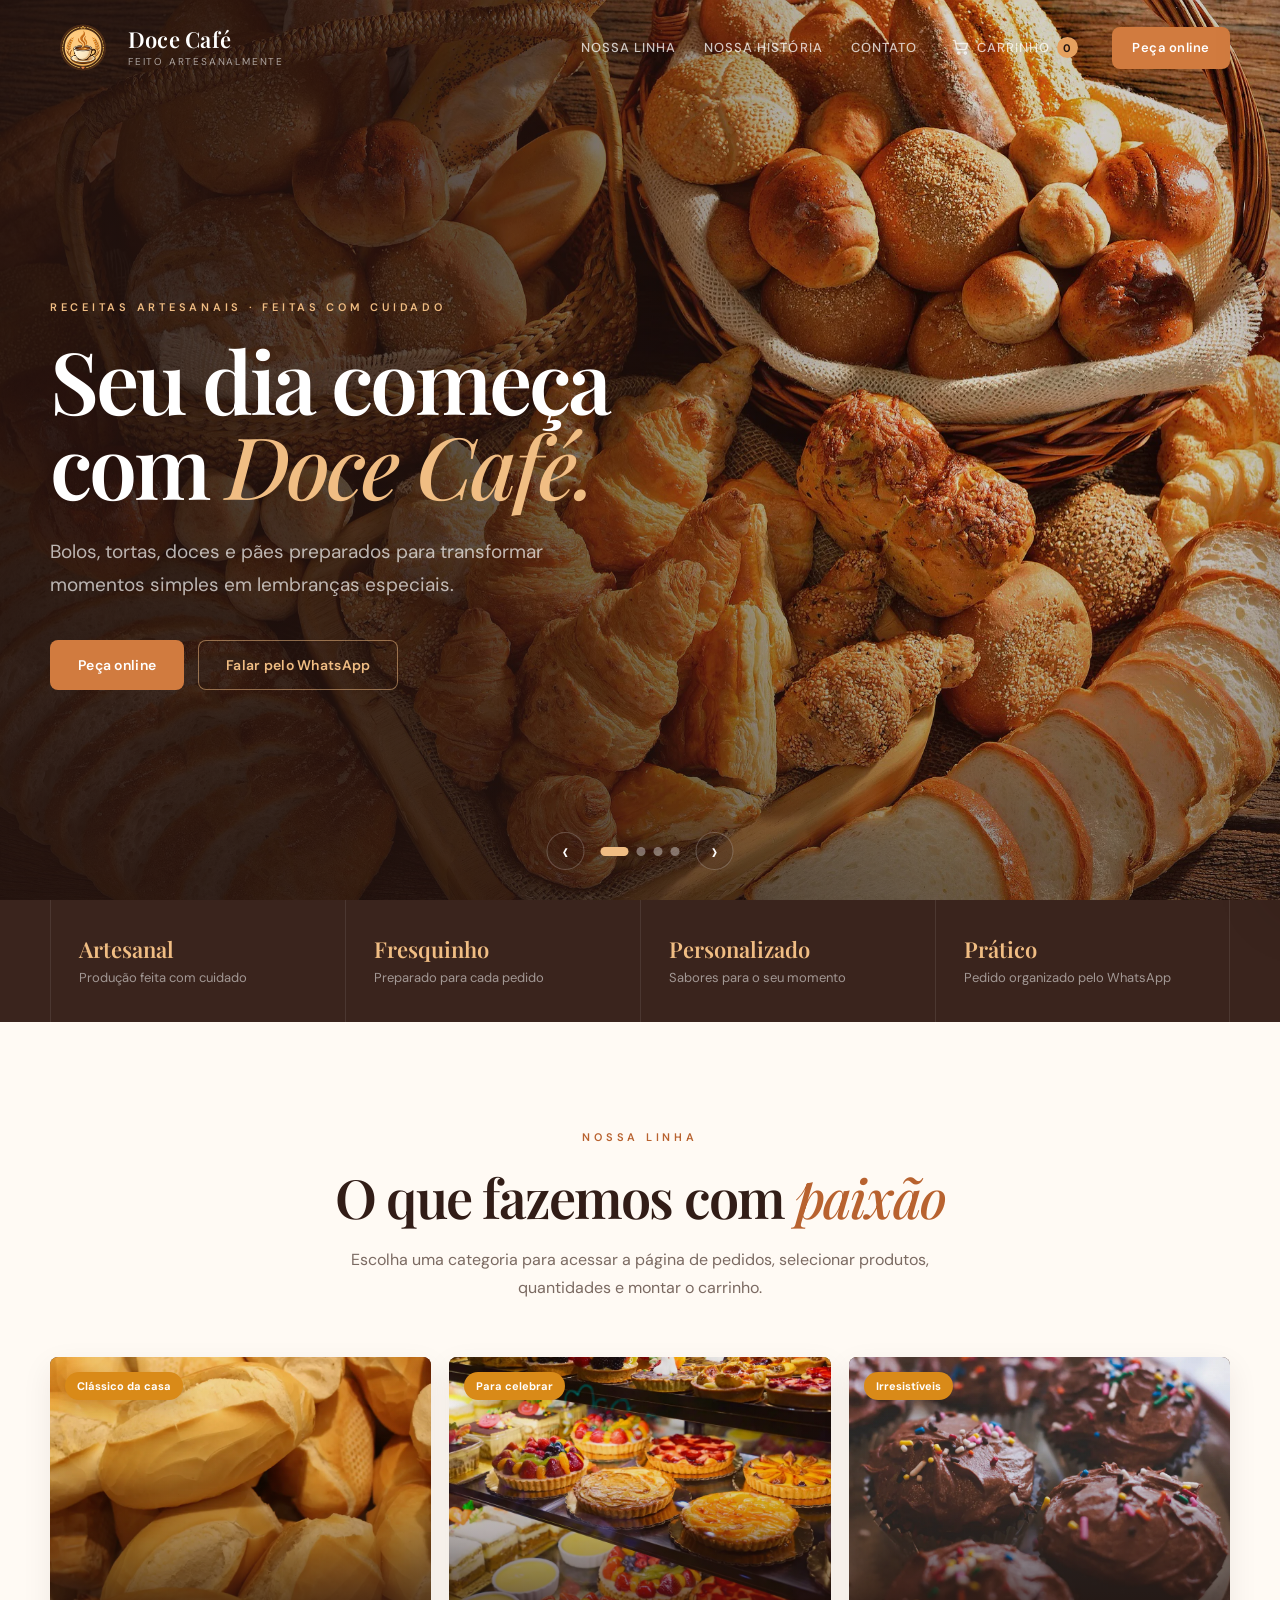
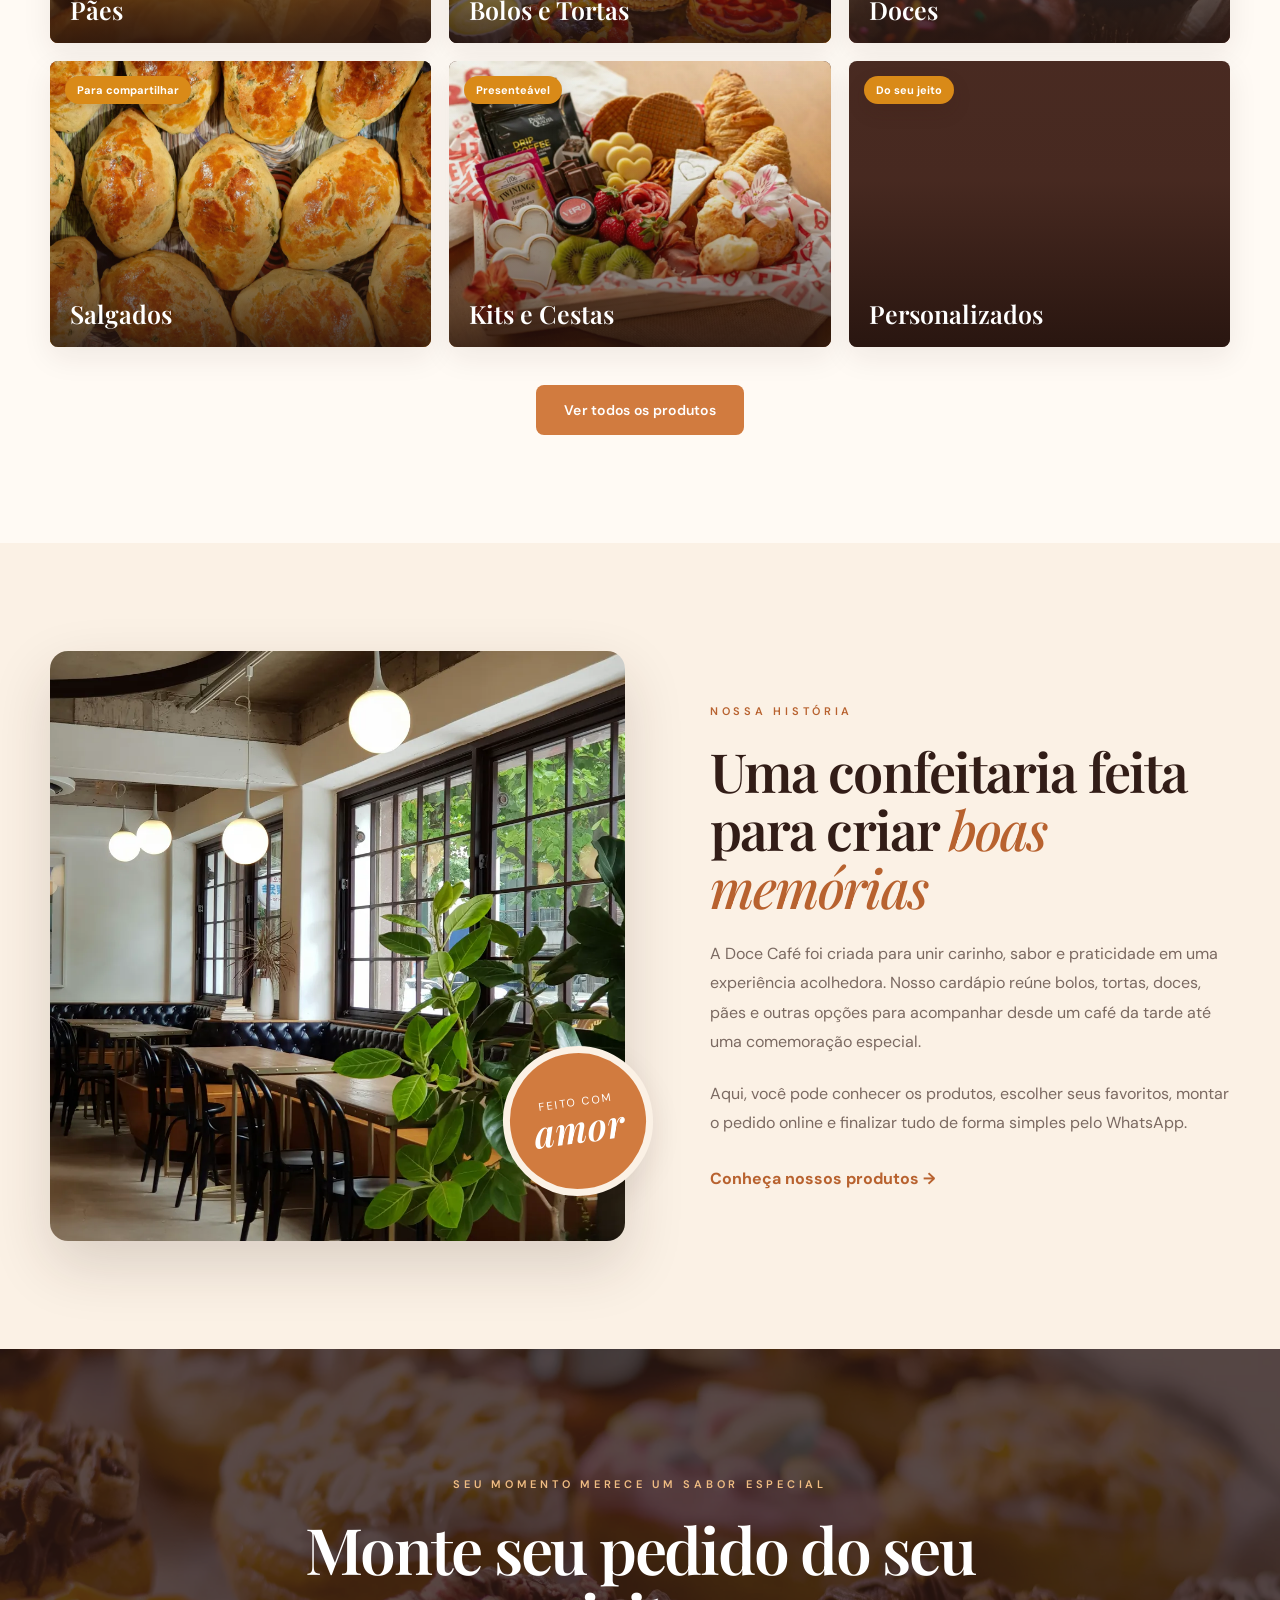
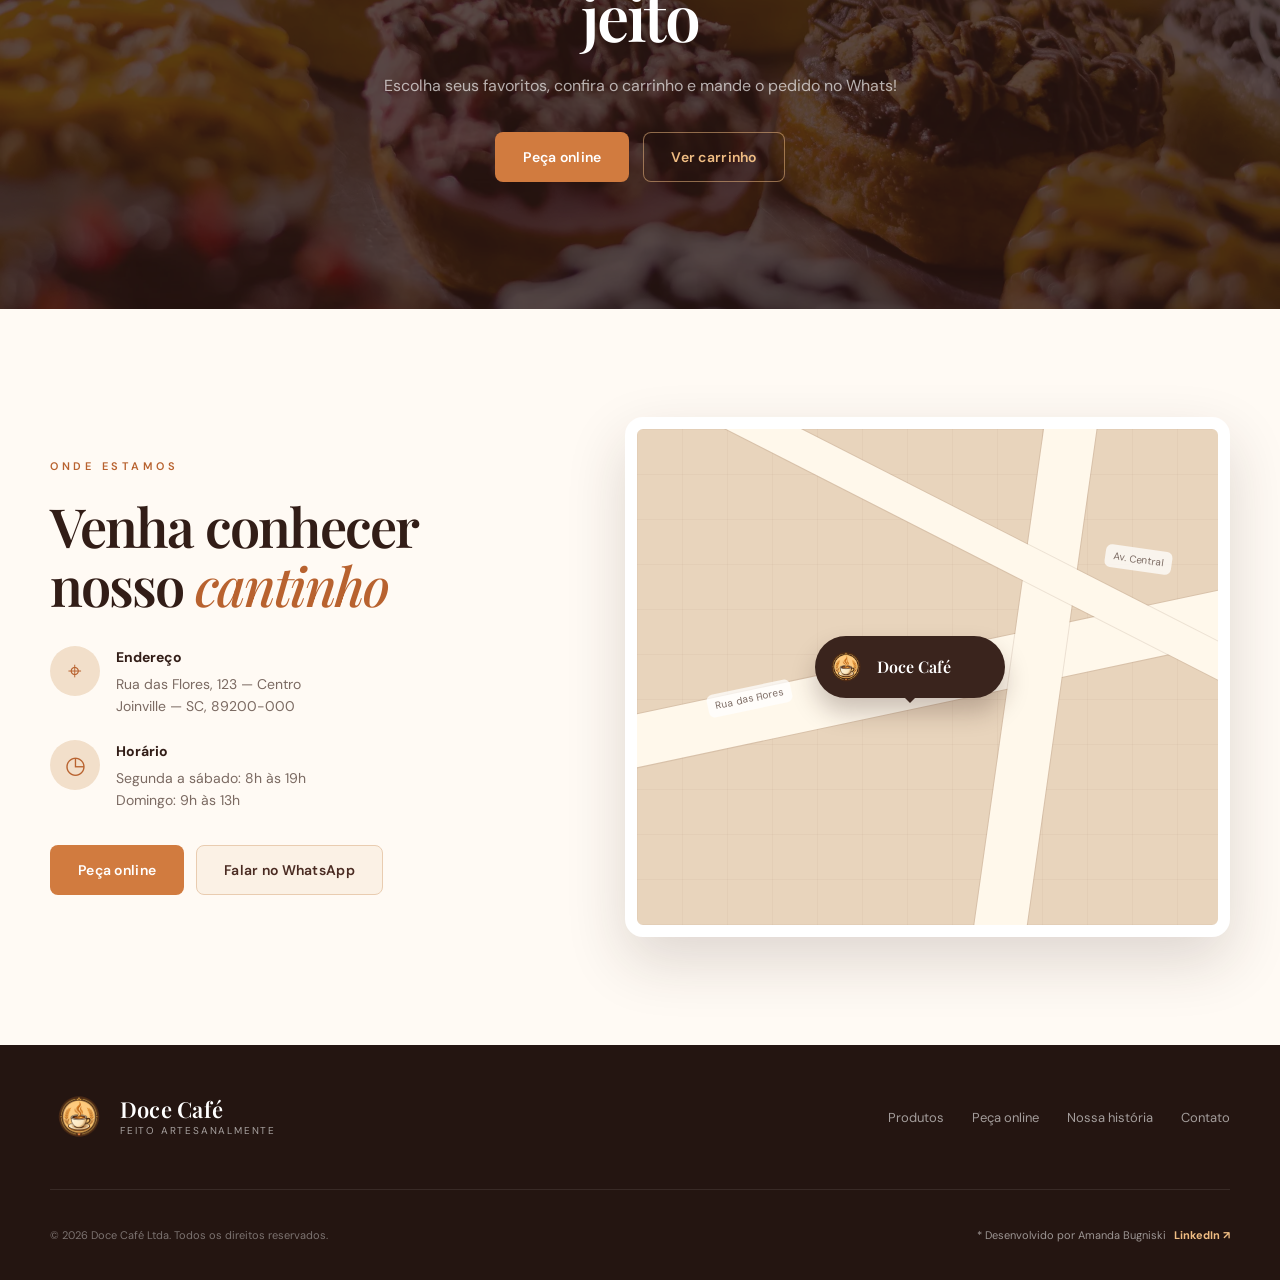
<file: index.html>
<!DOCTYPE html>
<html lang="pt-BR">
<head>
  <meta charset="UTF-8">
  <meta name="viewport" content="width=device-width, initial-scale=1.0">
  <meta name="theme-color" content="#3a241d">
  <meta name="description" content="Confeitaria artesanal com bolos, tortas, doces, pães e encomendas. Monte seu pedido online e envie pelo WhatsApp.">
  <title>Doce Café | Feito com carinho</title>

  <link rel="preconnect" href="https://fonts.googleapis.com">
  <link rel="preconnect" href="https://fonts.gstatic.com" crossorigin>
  <link href="https://fonts.googleapis.com/css2?family=DM+Sans:wght@300;400;500;600;700&family=Playfair+Display:ital,wght@0,500;0,600;0,700;1,500;1,600&display=swap" rel="stylesheet">
  <link rel="icon" href="assets/logo-doce-cafe.png" type="image/png">
  <link rel="preload" as="image" href="assets/images/hero-1.webp" type="image/webp" fetchpriority="high">
  <link rel="stylesheet" href="css/styles.css">
  <script src="js/produtos.js" defer></script>
  <script src="js/script.js" defer></script>
</head>
<body>
  <a class="skip-link" href="#conteudo">Pular para o conteúdo</a>

  <header class="site-header" id="cabecalho">
    <div class="container header-content">
      <a class="brand" href="#inicio" aria-label="Ir para o início">
        <img src="assets/logo-doce-cafe.png" alt="" class="brand-mark" width="256" height="256" decoding="async">
        <span class="brand-copy">
          <strong data-business-name>Doce Café</strong>
          <small>feito artesanalmente</small>
        </span>
      </a>

      <nav class="desktop-nav" aria-label="Navegação principal">
        <a href="#produtos">Nossa linha</a>
        <a href="#sobre">Nossa história</a>
        <a href="#contato">Contato</a>
        <button class="cart-link" type="button" data-open-cart aria-label="Abrir carrinho">
          <svg aria-hidden="true" viewBox="0 0 24 24"><path d="M3 3h2l2.3 10.1a2 2 0 0 0 2 1.6h7.8a2 2 0 0 0 1.9-1.4L21 7H7"/><circle cx="10" cy="19" r="1.4"/><circle cx="18" cy="19" r="1.4"/></svg>
          Carrinho
          <span class="cart-count" data-cart-count>0</span>
        </button>
        <a class="nav-cta" href="loja.html">Peça online</a>
      </nav>

      <button class="mobile-menu-button" type="button" aria-expanded="false" aria-controls="mobile-menu" aria-label="Abrir menu">
        <span></span><span></span><span></span>
      </button>
    </div>

    <nav class="mobile-nav" id="mobile-menu" aria-label="Navegação para celular">
      <a href="#produtos">Nossa linha</a>
      <a href="#sobre">Nossa história</a>
      <a href="#contato">Contato</a>
      <button type="button" data-open-cart>Carrinho <span class="cart-count" data-cart-count>0</span></button>
      <a class="nav-cta" href="loja.html">Peça online</a>
    </nav>
  </header>

  <main id="conteudo">
    <section class="hero" id="inicio" aria-roledescription="carrossel" aria-label="Destaques da confeitaria">
      <div class="hero-slides">
        <article class="hero-slide is-active" data-slide aria-hidden="false">
          <img src="assets/images/hero-1.webp" alt="Pães e produtos artesanais" width="1920" height="1312" decoding="async" fetchpriority="high">
        </article>
        <article class="hero-slide" data-slide aria-hidden="true">
          <img src="assets/images/hero-2.webp" alt="Bolo de chocolate" width="1920" height="1540" decoding="async" fetchpriority="low">
        </article>
        <article class="hero-slide" data-slide aria-hidden="true">
          <img src="assets/images/hero-3.webp" alt="Cafés e bolinho" width="1920" height="1280" decoding="async" fetchpriority="low">
        </article>
        <article class="hero-slide" data-slide aria-hidden="true">
          <img src="assets/images/hero-4.webp" alt="Docinhos, brigadeiro" width="1920" height="1280" decoding="async" fetchpriority="low">
        </article>
        <div class="hero-overlay"></div>
      </div>

      <div class="container hero-content">
        <p class="eyebrow">Receitas artesanais · feitas com cuidado</p>
        <h1>Seu dia começa<br>com <em>Doce Café.</em></h1>
        <p class="hero-text">Bolos, tortas, doces e pães preparados para transformar momentos simples em lembranças especiais.</p>
        <div class="hero-actions">
          <a class="button button-primary" href="loja.html">Peça online</a>
          <a class="button button-outline" href="#" data-whatsapp data-message="Olá! Gostaria de conversar sobre um pedido na confeitaria.">Falar pelo WhatsApp</a>
        </div>
      </div>

      <div class="carousel-controls" aria-label="Controles do carrossel">
        <button class="carousel-arrow" type="button" data-prev-slide aria-label="Imagem anterior">‹</button>
        <div class="carousel-dots" role="tablist" aria-label="Selecionar imagem">
          <button class="carousel-dot is-active" type="button" data-slide-to="0" aria-label="Mostrar imagem 1" aria-selected="true"></button>
          <button class="carousel-dot" type="button" data-slide-to="1" aria-label="Mostrar imagem 2" aria-selected="false"></button>
          <button class="carousel-dot" type="button" data-slide-to="2" aria-label="Mostrar imagem 3" aria-selected="false"></button>
          <button class="carousel-dot" type="button" data-slide-to="3" aria-label="Mostrar imagem 4" aria-selected="false"></button>
        </div>
        <button class="carousel-arrow" type="button" data-next-slide aria-label="Próxima imagem">›</button>
      </div>
    </section>

    <section class="trust-strip" aria-label="Diferenciais">
      <div class="container trust-grid">
        <div><strong>Artesanal</strong><span>Produção feita com cuidado</span></div>
        <div><strong>Fresquinho</strong><span>Preparado para cada pedido</span></div>
        <div><strong>Personalizado</strong><span>Sabores para o seu momento</span></div>
        <div><strong>Prático</strong><span>Pedido organizado pelo WhatsApp</span></div>
      </div>
    </section>

    <section class="section products-section" id="produtos">
      <div class="container">
        <div class="section-heading reveal">
          <p class="eyebrow eyebrow-dark">Nossa linha</p>
          <h2>O que fazemos com <em>paixão</em></h2>
          <p>Escolha uma categoria para acessar a página de pedidos, selecionar produtos, quantidades e montar o carrinho.</p>
        </div>

        <div class="category-grid">
          <a class="category-card reveal" href="loja.html?categoria=paes" aria-label="Ver produtos da categoria Pães">
            <img src="assets/categoria/paes.webp" alt="Pães artesanais" width="1200" height="800" decoding="async" loading="lazy">
            <div class="category-shade"></div>
            <span class="category-badge">Clássico da casa</span>
            <div class="category-copy"><h3>Pães</h3><span>Ver produtos →</span></div>
          </a>

          <a class="category-card reveal" href="loja.html?categoria=bolos" aria-label="Ver bolos e tortas">
            <img src="assets/categoria/bolos-tortas.webp" alt="Bolos e tortas" width="1200" height="800" decoding="async" loading="lazy">
            <div class="category-shade"></div>
            <span class="category-badge">Para celebrar</span>
            <div class="category-copy"><h3>Bolos e Tortas</h3><span>Ver produtos →</span></div>
          </a>

          <a class="category-card reveal" href="loja.html?categoria=doces" aria-label="Ver doces">
            <img src="assets/categoria/doces.webp" alt="Doces" width="1200" height="830" decoding="async" loading="lazy">
            <div class="category-shade"></div>
            <span class="category-badge">Irresistíveis</span>
            <div class="category-copy"><h3>Doces</h3><span>Ver produtos →</span></div>
          </a>

          <a class="category-card reveal" href="loja.html?categoria=salgados" aria-label="Ver salgados">
            <img src="assets/categoria/salgados.webp" alt="Salgados" width="1200" height="802" decoding="async" loading="lazy">
            <div class="category-shade"></div>
            <span class="category-badge">Para compartilhar</span>
            <div class="category-copy"><h3>Salgados</h3><span>Ver produtos →</span></div>
          </a>

          <a class="category-card reveal" href="loja.html?categoria=kits" aria-label="Ver kits e cestas">
            <img src="assets/categoria/kits-cestas.webp" alt="Kits e cestas" width="1200" height="800" decoding="async" loading="lazy">
            <div class="category-shade"></div>
            <span class="category-badge">Presenteável</span>
            <div class="category-copy"><h3>Kits e Cestas</h3><span>Ver produtos →</span></div>
          </a>

          <a class="category-card reveal" href="#" data-whatsapp data-message="Olá! Gostaria de solicitar um orçamento para uma encomenda personalizada.">
            <img src="assets/categoria/personalizados.webp" alt="Encomenda personalizada" width="1200" height="800" decoding="async" loading="lazy">
            <div class="category-shade"></div>
            <span class="category-badge">Do seu jeito</span>
            <div class="category-copy"><h3>Personalizados</h3><span>Solicitar orçamento →</span></div>
          </a>
        </div>

        <div class="products-cta reveal">
          <a class="button button-primary" href="loja.html">Ver todos os produtos</a>
        </div>
      </div>
    </section>

    <section class="section story-section" id="sobre">
      <div class="container story-grid">
        <div class="story-image reveal-left">
          <img src="assets/images/doce-cafe-2.webp" alt="Ambiente acolhedor da confeitaria" width="1050" height="1400" decoding="async" loading="lazy">
          <div class="story-stamp"><span>feito com</span><strong>amor</strong></div>
        </div>
        <div class="story-copy reveal-right">
          <p class="eyebrow eyebrow-dark">Nossa história</p>
          <h2>Uma confeitaria feita para criar <em>boas memórias</em></h2>
          <p>A Doce Café foi criada para unir carinho, sabor e praticidade em uma experiência acolhedora.
            Nosso cardápio reúne bolos, tortas, doces, pães e outras opções para acompanhar desde um café da tarde até uma comemoração especial.</p>
          <p>Aqui, você pode conhecer os produtos, escolher seus favoritos, montar o pedido online e finalizar tudo de forma simples pelo WhatsApp.</p>
          <a class="text-link" href="loja.html">Conheça nossos produtos →</a>
        </div>
      </div>
    </section>

    <section class="order-banner">
      <div class="order-banner-bg"><img src="assets/images/pedido.webp" alt="" width="1920" height="1272" decoding="async" loading="lazy"></div>
      <div class="container order-banner-content reveal">
        <p class="eyebrow">Seu momento merece um sabor especial</p>
        <h2>Monte seu pedido do seu jeito</h2>
        <p>Escolha seus favoritos, confira o carrinho e mande o pedido no Whats!</p>
        <div class="hero-actions centered-actions">
          <a class="button button-primary" href="loja.html">Peça online</a>
          <button class="button button-outline" type="button" data-open-cart>Ver carrinho</button>
        </div>
      </div>
    </section>

    <section class="section contact-section" id="contato">
      <div class="container contact-grid">
        <div class="contact-copy reveal-left">
          <p class="eyebrow eyebrow-dark">Onde estamos</p>
          <h2>Venha conhecer nosso <em>cantinho</em></h2>
          <p class="contact-intro"></p>

          <div class="contact-list">
            <div class="contact-item">
              <span class="contact-icon" aria-hidden="true">⌖</span>
              <div><strong>Endereço</strong><p>Rua das Flores, 123 — Centro<br>Joinville — SC, 89200-000</p></div>
            </div>
            <div class="contact-item">
              <span class="contact-icon" aria-hidden="true">◷</span>
              <div><strong>Horário</strong><p>Segunda a sábado: 8h às 19h<br>Domingo: 9h às 13h</p></div>
            </div>
          </div>

          <div class="contact-actions">
            <a class="button button-primary" href="loja.html">Peça online</a>
            <a class="button button-secondary" href="#" data-whatsapp data-message="Olá! Gostaria de falar com a confeitaria sobre um pedido.">Falar no WhatsApp</a>
          </div>
        </div>

        <div class="map-card reveal-right" aria-label="Representação ilustrativa da localização">
          <div class="map-grid-lines"></div>
          <div class="map-road road-one"></div>
          <div class="map-road road-two"></div>
          <div class="map-road road-three"></div>
          <div class="map-pin">
            <img src="assets/logo-doce-cafe.png" alt="" width="256" height="256" decoding="async">
            <span data-business-name>Doce Café</span>
          </div>
          <span class="map-label label-one">Rua das Flores</span>
          <span class="map-label label-two">Av. Central</span>
        </div>
      </div>
    </section>
  </main>

  <footer class="site-footer">
    <div class="container footer-top">
      <a class="brand brand-footer" href="#inicio">
        <img src="assets/logo-doce-cafe.png" alt="" class="brand-mark" width="256" height="256" decoding="async">
        <span class="brand-copy"><strong data-business-name>Doce Café</strong><small>feito artesanalmente</small></span>
      </a>
      <div class="footer-links">
        <a href="#produtos">Produtos</a>
        <a href="loja.html">Peça online</a>
        <a href="#sobre">Nossa história</a>
        <a href="#contato">Contato</a>
      </div>
    </div>
    <div class="container footer-bottom">
      <p>© 2026 <span data-business-name>Doce Café</span> Ltda. Todos os direitos reservados.</p>
      <a
              class="developer-link"
              href="https://www.linkedin.com/in/amanda-bugniski/"
              target="_blank"
              rel="noopener noreferrer"
              aria-label="Ver perfil de Amanda Bugniski no LinkedIn"
      >
        * Desenvolvido por Amanda Bugniski
        <span>LinkedIn ↗</span>
      </a>
    </div>
  </footer>

  <button class="floating-cart" type="button" data-open-cart aria-label="Abrir carrinho">
    <svg aria-hidden="true" viewBox="0 0 24 24"><path d="M3 3h2l2.3 10.1a2 2 0 0 0 2 1.6h7.8a2 2 0 0 0 1.9-1.4L21 7H7"/><circle cx="10" cy="19" r="1.4"/><circle cx="18" cy="19" r="1.4"/></svg>
    <span data-cart-count>0</span>
  </button>

  <div class="cart-backdrop" data-cart-backdrop></div>
  <aside class="cart-drawer" data-cart-drawer aria-hidden="true" aria-labelledby="cart-title">
    <div class="cart-header">
      <div><p class="eyebrow eyebrow-dark">Seu pedido</p><h2 id="cart-title">Carrinho</h2></div>
      <button class="cart-close" type="button" data-close-cart aria-label="Fechar carrinho">×</button>
    </div>

    <div class="cart-items" data-cart-items></div>

    <div class="cart-footer">
      <div class="order-fields">
        <label>Seu nome<input type="text" data-customer-name placeholder="Como podemos chamar você?"></label>
        <div class="order-fields-row">
          <label>Recebimento<select data-fulfillment><option>Retirada na loja</option><option>Entrega</option></select></label>
          <label>Data desejada<input type="date" data-desired-date></label>
        </div>
        <label>Observações<textarea data-order-notes rows="2" placeholder="Sabores, horário ou outro detalhe"></textarea></label>
      </div>
      <div class="cart-total"><span>Total estimado</span><strong data-cart-total>R$ 0,00</strong></div>
      <p class="cart-note">A confeitaria confirmará disponibilidade, prazo de produção, entrega e valor final pelo WhatsApp.</p>
      <button class="button button-primary cart-checkout" type="button" data-checkout disabled>Enviar pedido pelo WhatsApp</button>
      <button class="clear-cart" type="button" data-clear-cart>Esvaziar carrinho</button>
    </div>
  </aside>

  <div class="toast" role="status" aria-live="polite" data-toast></div>
</body>
</html>
</file>
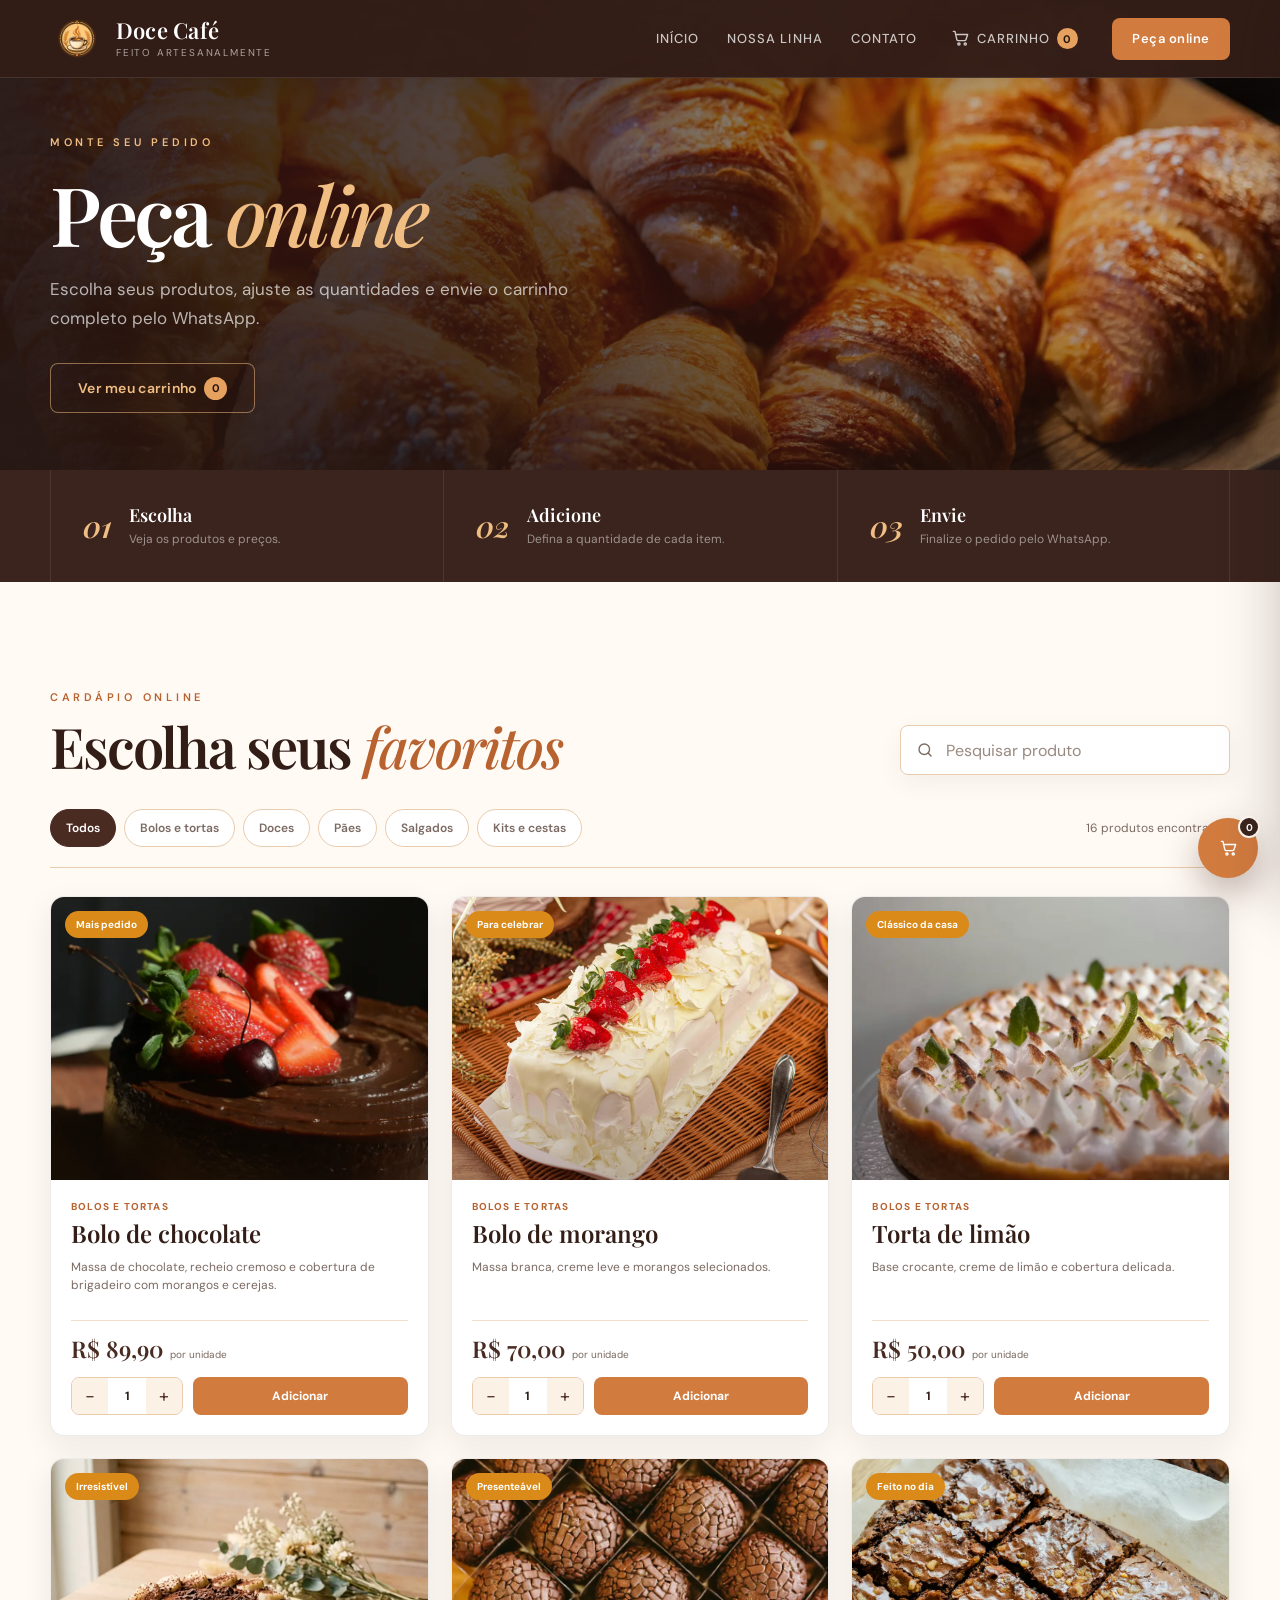
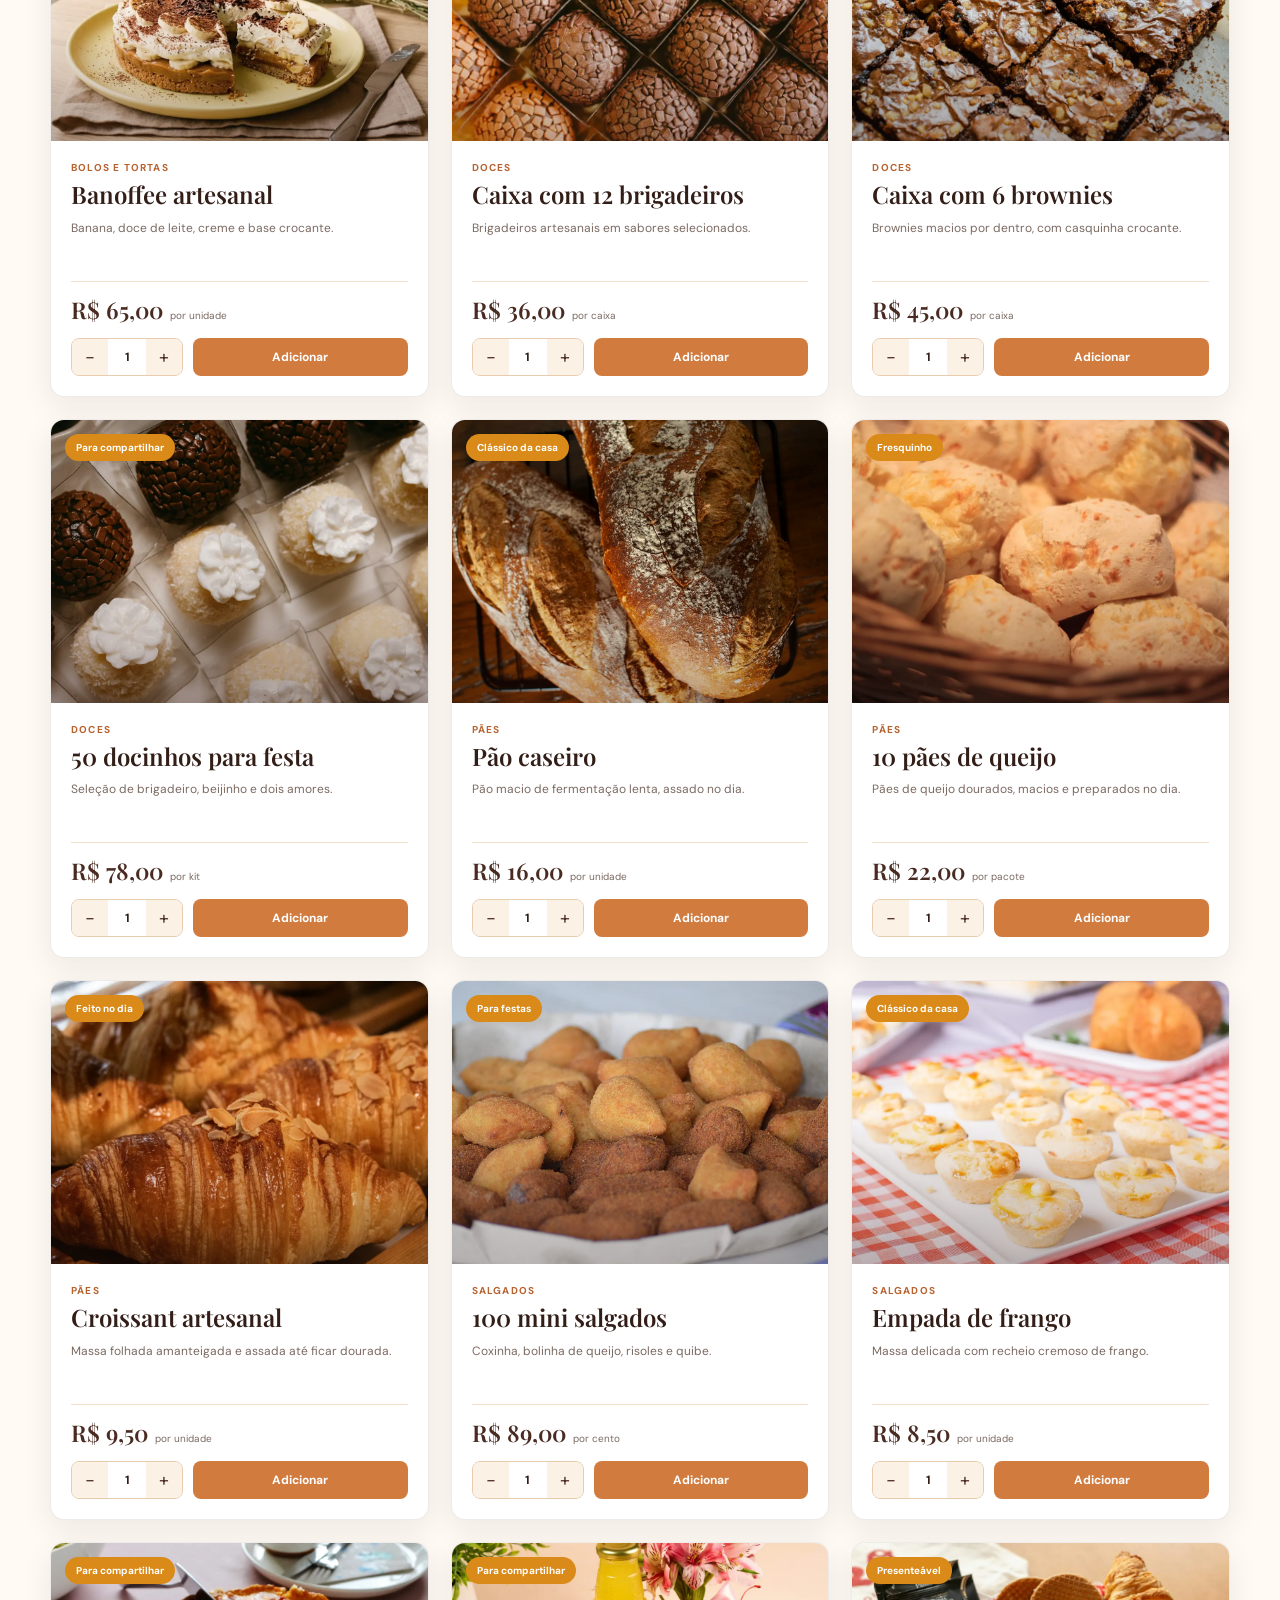
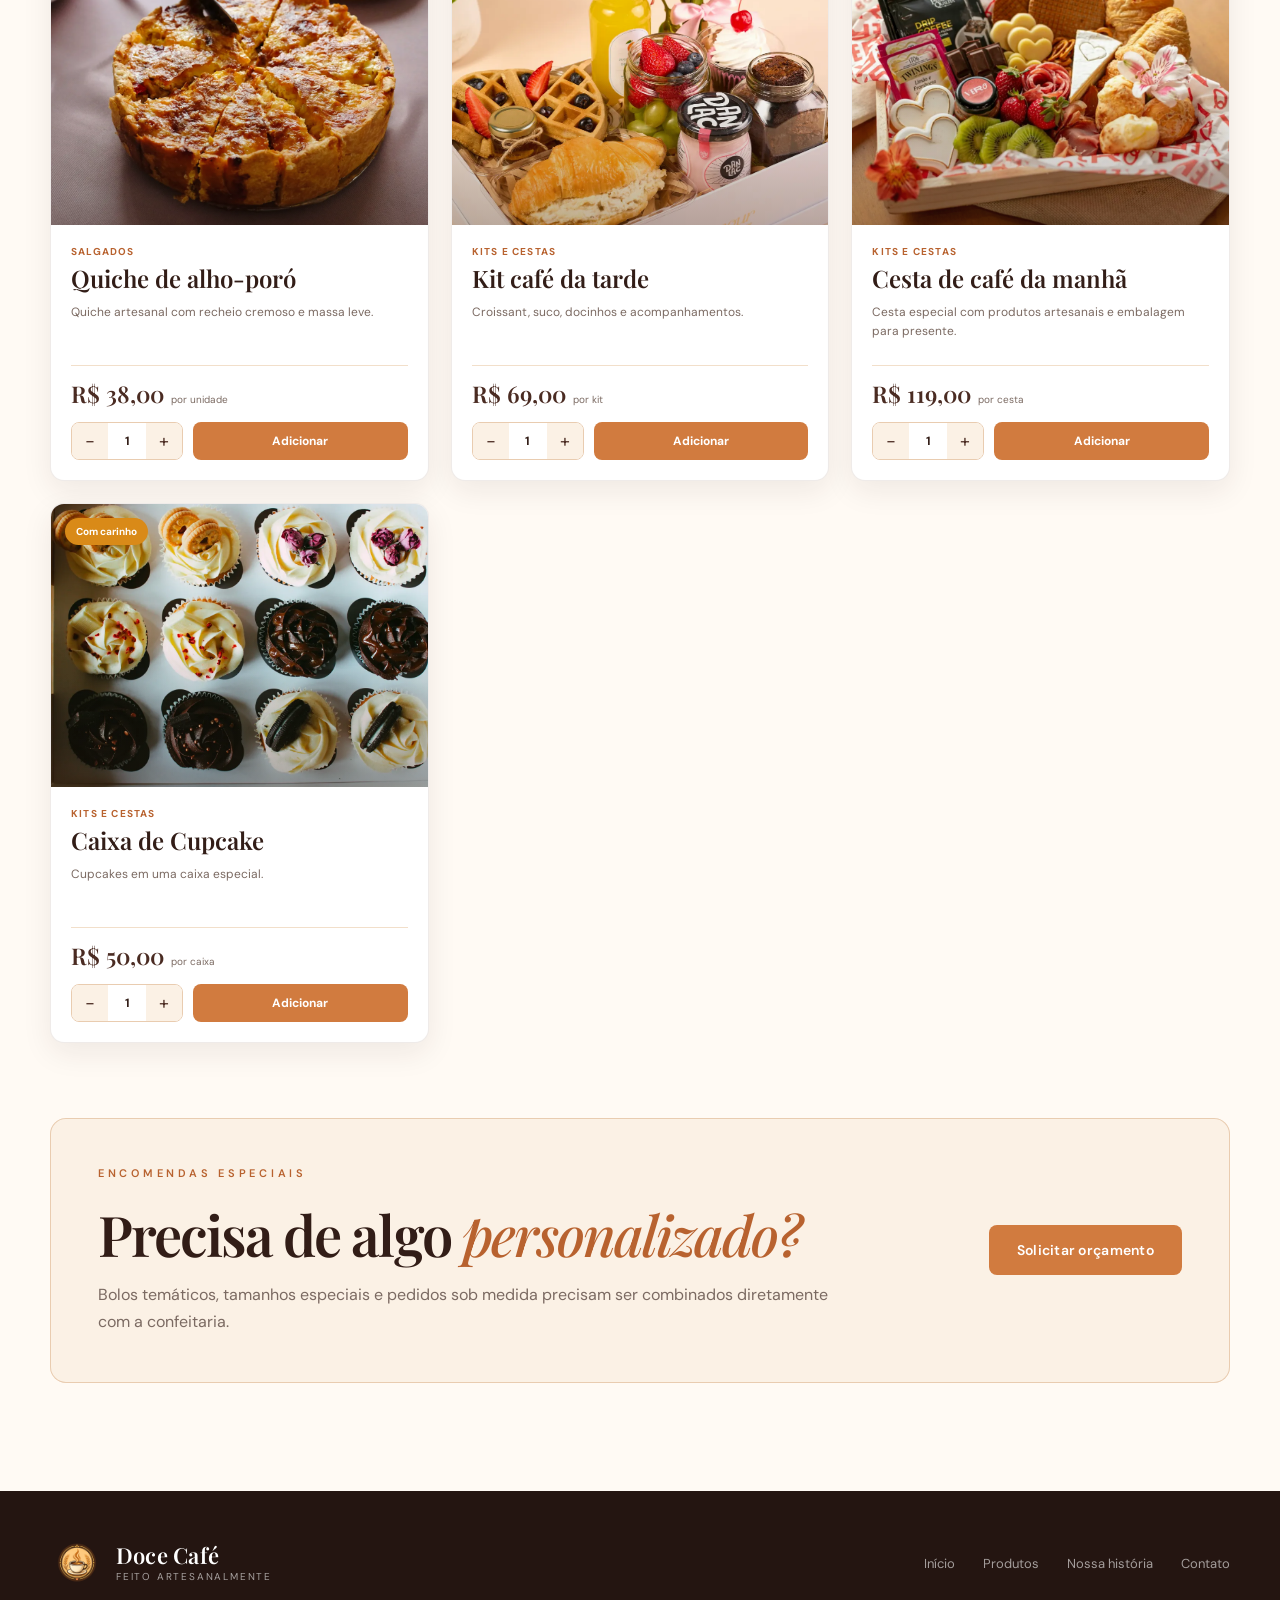
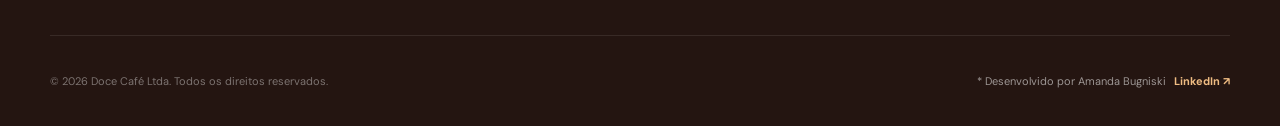
<file: loja.html>
<!DOCTYPE html>
<html lang="pt-BR">
<head>
  <meta charset="UTF-8">
  <meta name="viewport" content="width=device-width, initial-scale=1.0">
  <meta name="theme-color" content="#3a241d">
  <meta name="description" content="Escolha produtos da confeitaria, informe quantidades, monte o carrinho e envie o pedido pelo WhatsApp.">
  <title>Peça online | Sua Confeitaria</title>

  <link rel="preconnect" href="https://fonts.googleapis.com">
  <link rel="preconnect" href="https://fonts.gstatic.com" crossorigin>
  <link href="https://fonts.googleapis.com/css2?family=DM+Sans:wght@300;400;500;600;700&family=Playfair+Display:ital,wght@0,500;0,600;0,700;1,500;1,600&display=swap" rel="stylesheet">
  <link rel="icon" href="assets/logo-doce-cafe.png" type="image/png">
  <link rel="preload" as="image" href="assets/images/peca-online.webp" type="image/webp" fetchpriority="high">
  <link rel="stylesheet" href="css/styles.css">
  <script src="js/produtos.js" defer></script>
  <script src="js/script.js" defer></script>
</head>
<body class="shop-page">
  <a class="skip-link" href="#conteudo">Pular para o conteúdo</a>

  <header class="site-header is-scrolled" id="cabecalho">
    <div class="container header-content">
      <a class="brand" href="index.html" aria-label="Voltar para a página inicial">
        <img src="assets/logo-doce-cafe.png" alt="" class="brand-mark" width="256" height="256" decoding="async">
        <span class="brand-copy">
          <strong data-business-name>Sua Confeitaria</strong>
          <small>feito artesanalmente</small>
        </span>
      </a>

      <nav class="desktop-nav" aria-label="Navegação principal">
        <a href="index.html">Início</a>
        <a href="index.html#produtos">Nossa linha</a>
        <a href="index.html#contato">Contato</a>
        <button class="cart-link" type="button" data-open-cart aria-label="Abrir carrinho">
          <svg aria-hidden="true" viewBox="0 0 24 24"><path d="M3 3h2l2.3 10.1a2 2 0 0 0 2 1.6h7.8a2 2 0 0 0 1.9-1.4L21 7H7"/><circle cx="10" cy="19" r="1.4"/><circle cx="18" cy="19" r="1.4"/></svg>
          Carrinho
          <span class="cart-count" data-cart-count>0</span>
        </button>
        <a class="nav-cta" href="#catalogo">Peça online</a>
      </nav>

      <button class="mobile-menu-button" type="button" aria-expanded="false" aria-controls="mobile-menu" aria-label="Abrir menu">
        <span></span><span></span><span></span>
      </button>
    </div>

    <nav class="mobile-nav" id="mobile-menu" aria-label="Navegação para celular">
      <a href="index.html">Início</a>
      <a href="index.html#produtos">Nossa linha</a>
      <a href="index.html#contato">Contato</a>
      <button type="button" data-open-cart>Carrinho <span class="cart-count" data-cart-count>0</span></button>
      <a class="nav-cta" href="#catalogo">Peça online</a>
    </nav>
  </header>

  <main id="conteudo">
    <section class="shop-hero">
      <div class="shop-hero-image"><img src="assets/images/peca-online.webp" alt="Produtos artesanais da confeitaria" width="1920" height="1280" decoding="async" fetchpriority="high"></div>
      <div class="shop-hero-overlay"></div>
      <div class="container shop-hero-content">
        <p class="eyebrow">Monte seu pedido</p>
        <h1>Peça <em>online</em></h1>
        <p>Escolha seus produtos, ajuste as quantidades e envie o carrinho completo pelo WhatsApp.</p>
        <button class="button button-outline" type="button" data-open-cart>Ver meu carrinho <span class="inline-count" data-cart-count>0</span></button>
      </div>
    </section>

    <section class="shop-benefits" aria-label="Como funciona">
      <div class="container shop-benefits-grid">
        <div><span>01</span><div><strong>Escolha</strong><p>Veja os produtos e preços.</p></div></div>
        <div><span>02</span><div><strong>Adicione</strong><p>Defina a quantidade de cada item.</p></div></div>
        <div><span>03</span><div><strong>Envie</strong><p>Finalize o pedido pelo WhatsApp.</p></div></div>
      </div>
    </section>

    <section class="shop-catalog section" id="catalogo">
      <div class="container">
        <div class="shop-heading">
          <div>
            <p class="eyebrow eyebrow-dark">Cardápio online</p>
            <h2>Escolha seus <em>favoritos</em></h2>
          </div>
          <label class="product-search">
            <span class="sr-only">Pesquisar produtos</span>
            <svg aria-hidden="true" viewBox="0 0 24 24"><circle cx="11" cy="11" r="7"/><path d="m20 20-4-4"/></svg>
            <input type="search" data-product-search placeholder="Pesquisar produto">
          </label>
        </div>

        <div class="catalog-toolbar">
          <div class="category-filters" aria-label="Filtrar por categoria">
            <button class="is-active" type="button" data-category-filter="todos" aria-pressed="true">Todos</button>
            <button type="button" data-category-filter="bolos" aria-pressed="false">Bolos e tortas</button>
            <button type="button" data-category-filter="doces" aria-pressed="false">Doces</button>
            <button type="button" data-category-filter="paes" aria-pressed="false">Pães</button>
            <button type="button" data-category-filter="salgados" aria-pressed="false">Salgados</button>
            <button type="button" data-category-filter="kits" aria-pressed="false">Kits e cestas</button>
          </div>
          <p class="results-text" data-results-text>0 produtos encontrados</p>
        </div>

        <div class="store-products-grid" data-store-products></div>

        <div class="custom-order-box">
          <div>
            <p class="eyebrow eyebrow-dark">Encomendas especiais</p>
            <h2>Precisa de algo <em>personalizado?</em></h2>
            <p>Bolos temáticos, tamanhos especiais e pedidos sob medida precisam ser combinados diretamente com a confeitaria.</p>
          </div>
          <a class="button button-primary" href="#" data-whatsapp data-message="Olá! Gostaria de solicitar um orçamento para uma encomenda personalizada.">Solicitar orçamento</a>
        </div>
      </div>
    </section>
  </main>

  <footer class="site-footer">
    <div class="container footer-top">
      <a class="brand brand-footer" href="index.html">
        <img src="assets/logo-doce-cafe.png" alt="" class="brand-mark" width="256" height="256" decoding="async">
        <span class="brand-copy"><strong data-business-name>Sua Confeitaria</strong><small>feito artesanalmente</small></span>
      </a>
      <div class="footer-links">
        <a href="index.html">Início</a>
        <a href="#catalogo">Produtos</a>
        <a href="index.html#sobre">Nossa história</a>
        <a href="index.html#contato">Contato</a>
      </div>
    </div>
    <div class="container footer-bottom">
      <p>© 2026 <span data-business-name>Sua Confeitaria</span> Ltda. Todos os direitos reservados.</p>
      <a
              class="developer-link"
              href="https://www.linkedin.com/in/amanda-bugniski/"
              target="_blank"
              rel="noopener noreferrer"
              aria-label="Ver perfil de Amanda Bugniski no LinkedIn"
      >
        * Desenvolvido por Amanda Bugniski
        <span>LinkedIn ↗</span>
      </a>
    </div>
  </footer>

  <button class="floating-cart is-always-visible" type="button" data-open-cart aria-label="Abrir carrinho">
    <svg aria-hidden="true" viewBox="0 0 24 24"><path d="M3 3h2l2.3 10.1a2 2 0 0 0 2 1.6h7.8a2 2 0 0 0 1.9-1.4L21 7H7"/><circle cx="10" cy="19" r="1.4"/><circle cx="18" cy="19" r="1.4"/></svg>
    <span data-cart-count>0</span>
  </button>

  <div class="cart-backdrop" data-cart-backdrop></div>
  <aside class="cart-drawer" data-cart-drawer aria-hidden="true" aria-labelledby="cart-title">
    <div class="cart-header">
      <div><p class="eyebrow eyebrow-dark">Seu pedido</p><h2 id="cart-title">Carrinho</h2></div>
      <button class="cart-close" type="button" data-close-cart aria-label="Fechar carrinho">×</button>
    </div>

    <div class="cart-items" data-cart-items></div>

    <div class="cart-footer">
      <div class="order-fields">
        <label>Seu nome<input type="text" data-customer-name placeholder="Como podemos chamar você?"></label>
        <div class="order-fields-row">
          <label>Recebimento<select data-fulfillment><option>Retirada na loja</option><option>Entrega</option></select></label>
          <label>Data desejada<input type="date" data-desired-date></label>
        </div>
        <label>Observações<textarea data-order-notes rows="2" placeholder="Sabores, horário ou outro detalhe"></textarea></label>
      </div>
      <div class="cart-total"><span>Total estimado</span><strong data-cart-total>R$ 0,00</strong></div>
      <p class="cart-note">A confeitaria confirmará disponibilidade, prazo de produção, entrega e valor final pelo WhatsApp.</p>
      <button class="button button-primary cart-checkout" type="button" data-checkout disabled>Enviar pedido pelo WhatsApp</button>
      <button class="clear-cart" type="button" data-clear-cart>Esvaziar carrinho</button>
    </div>
  </aside>

  <div class="toast" role="status" aria-live="polite" data-toast></div>
</body>
</html>
</file>
<file: css/styles.css>
:root {
    --brown-950: #241511;
    --brown-900: #321d17;
    --brown-850: #3a241d;
    --brown-800: #4a2b22;
    --brown-700: #633927;
    --orange-600: #b8622f;
    --orange-500: #d17b3f;
    --orange-400: #e6a15f;
    --orange-300: #f0bd83;
    --cream-50: #fffaf4;
    --cream-100: #fbf1e5;
    --cream-200: #f2dfca;
    --cream-300: #e9ccb0;
    --gold: #e0a158;
    --muted: #7b6a62;
    --white: #ffffff;
    --success: #2d7f58;
    --font-display: "Playfair Display", Georgia, serif;
    --font-body: "DM Sans", Arial, sans-serif;
    --container: 1180px;
    --header-height: 96px;
    --shadow-sm: 0 10px 30px rgba(50, 29, 23, .08);
    --shadow-md: 0 24px 60px rgba(50, 29, 23, .16);
    --radius-sm: 10px;
    --radius-md: 18px;
    --radius-lg: 28px;
}

* {
    box-sizing: border-box;
}

html {
    scroll-behavior: smooth;
    scroll-padding-top: 86px;
}

body {
    margin: 0;
    color: var(--brown-900);
    background: var(--cream-50);
    font-family: var(--font-body);
    -webkit-font-smoothing: antialiased;
}

body.cart-open {
    overflow: hidden;
}

img {
    display: block;
    max-width: 100%;
}

a {
    color: inherit;
    text-decoration: none;
}

button, input {
    font: inherit;
}

button {
    color: inherit;
}

.skip-link {
    position: fixed;
    top: 10px;
    left: 10px;
    z-index: 9999;
    transform: translateY(-140%);
    padding: 10px 14px;
    border-radius: 8px;
    background: var(--white);
    color: var(--brown-900);
    transition: transform .2s ease;
}

.skip-link:focus {
    transform: translateY(0);
}

.container {
    width: min(calc(100% - 40px), var(--container));
    margin-inline: auto;
}

.site-header {
    position: fixed;
    inset: 0 0 auto;
    z-index: 1000;
    height: var(--header-height);
    color: var(--white);
    border-bottom: 1px solid transparent;
    transition: height .3s ease, background .3s ease, box-shadow .3s ease, border-color .3s ease;
}

.site-header.is-scrolled,
.site-header.menu-open {
    height: 78px;
    background: rgba(50, 29, 23, .97);
    border-color: rgba(255, 255, 255, .1);
    box-shadow: 0 12px 30px rgba(29, 16, 12, .22);
    backdrop-filter: none;
    -webkit-backdrop-filter: none;
}

.header-content {
    height: 100%;
    display: flex;
    align-items: center;
    justify-content: space-between;
    gap: 30px;
}

.brand {
    display: inline-flex;
    align-items: center;
    gap: 12px;
    min-width: 0;
}

.brand-mark {
    width: 66px;
    height: 66px;
    flex: 0 0 auto;
    transition: width .3s, height .3s;
}

.site-header.is-scrolled .brand-mark,
.site-header.menu-open .brand-mark {
    width: 54px;
    height: 54px;
}

.brand-copy {
    display: flex;
    flex-direction: column;
    line-height: 1;
}

.brand-copy strong {
    max-width: 240px;
    overflow: hidden;
    text-overflow: ellipsis;
    white-space: nowrap;
    font: 600 22px/1.05 var(--font-display);
    letter-spacing: .01em;
}

.brand-copy small {
    margin-top: 5px;
    color: rgba(255, 255, 255, .6);
    font-size: 10px;
    letter-spacing: .18em;
    text-transform: uppercase;
}

.desktop-nav {
    display: flex;
    align-items: center;
    gap: 28px;
}

.desktop-nav > a:not(.nav-cta),
.desktop-nav > button {
    position: relative;
    border: 0;
    background: transparent;
    color: rgba(255, 255, 255, .75);
    font-size: 13px;
    font-weight: 500;
    letter-spacing: .08em;
    text-transform: uppercase;
    cursor: pointer;
    transition: color .2s ease;
}

.desktop-nav > a:not(.nav-cta)::after,
.desktop-nav > button::after {
    content: "";
    position: absolute;
    left: 0;
    right: 0;
    bottom: -8px;
    height: 1px;
    background: var(--orange-300);
    transform: scaleX(0);
    transform-origin: left;
    transition: transform .2s ease;
}

.desktop-nav > a:hover,
.desktop-nav > button:hover {
    color: var(--white);
}

.desktop-nav > a:hover::after,
.desktop-nav > button:hover::after {
    transform: scaleX(1);
}

.nav-cta {
    display: inline-flex;
    align-items: center;
    justify-content: center;
    min-height: 42px;
    padding: 0 20px;
    border-radius: 8px;
    background: var(--orange-500);
    color: var(--white);
    font-size: 13px;
    font-weight: 600;
    letter-spacing: .04em;
    transition: background .2s ease, transform .2s ease;
}

.nav-cta:hover {
    background: var(--orange-400);
    transform: translateY(-1px);
}

.cart-link {
    display: inline-flex;
    align-items: center;
    gap: 7px;
}

.cart-link svg, .floating-cart svg {
    width: 19px;
    height: 19px;
    fill: none;
    stroke: currentColor;
    stroke-width: 1.8;
    stroke-linecap: round;
    stroke-linejoin: round;
}

.cart-count {
    display: inline-grid;
    place-items: center;
    min-width: 21px;
    height: 21px;
    padding: 0 5px;
    border-radius: 999px;
    background: var(--orange-400);
    color: var(--brown-950);
    font-size: 11px;
    font-weight: 700;
}

.mobile-menu-button {
    display: none;
    width: 44px;
    height: 44px;
    padding: 10px;
    border: 1px solid rgba(255, 255, 255, .28);
    border-radius: 8px;
    background: rgba(255, 255, 255, .06);
    cursor: pointer;
}

.mobile-menu-button span {
    display: block;
    height: 2px;
    margin: 5px 0;
    border-radius: 2px;
    background: var(--white);
    transition: transform .25s, opacity .25s;
}

.site-header.menu-open .mobile-menu-button span:nth-child(1) {
    transform: translateY(7px) rotate(45deg);
}

.site-header.menu-open .mobile-menu-button span:nth-child(2) {
    opacity: 0;
}

.site-header.menu-open .mobile-menu-button span:nth-child(3) {
    transform: translateY(-7px) rotate(-45deg);
}

.mobile-nav {
    display: none;
    position: fixed;
    inset: 78px 0 auto;
    padding: 24px max(20px, calc((100vw - var(--container)) / 2));
    background: rgba(50, 29, 23, .98);
    border-top: 1px solid rgba(255, 255, 255, .1);
    box-shadow: 0 25px 40px rgba(30, 15, 11, .25);
}

.mobile-nav.is-open {
    display: grid;
    gap: 8px;
}

.mobile-nav a,
.mobile-nav button {
    min-height: 50px;
    display: flex;
    align-items: center;
    justify-content: space-between;
    padding: 0 8px;
    border: 0;
    border-bottom: 1px solid rgba(255, 255, 255, .08);
    background: transparent;
    color: rgba(255, 255, 255, .85);
    text-align: left;
}

.mobile-nav .nav-cta {
    justify-content: center;
    margin-top: 12px;
    border: 0;
}

.hero {
    position: relative;
    min-height: 760px;
    height: 100svh;
    display: flex;
    align-items: center;
    overflow: hidden;
    color: var(--white);
    background: var(--brown-950);
}

.hero-slides, .hero-slide, .hero-overlay {
    position: absolute;
    inset: 0;
}

.hero-slide {
    opacity: 0;
    transform: none;
    transition: opacity .45s ease;
}

.hero-slide.is-active {
    opacity: 1;
    transform: none;
}

.hero-slide img {
    width: 100%;
    height: 100%;
    object-fit: cover;
}

.hero-overlay {
    background: linear-gradient(90deg, rgba(34, 18, 14, .9) 0%, rgba(34, 18, 14, .72) 38%, rgba(34, 18, 14, .18) 72%, rgba(34, 18, 14, .24) 100%),
    linear-gradient(0deg, rgba(34, 18, 14, .42) 0%, transparent 45%);
}

.hero-content {
    position: relative;
    z-index: 2;
    padding-top: 90px;
}

.hero-content > * {
    max-width: 710px;
}

.eyebrow {
    margin: 0 0 24px;
    color: var(--orange-300);
    font-size: 11px;
    font-weight: 600;
    letter-spacing: .34em;
    text-transform: uppercase;
}

.eyebrow-dark {
    color: var(--orange-600);
}

.hero h1,
.section-heading h2,
.story-copy h2,
.order-banner h2,
.contact-copy h2 {
    margin: 0;
    font-family: var(--font-display);
    font-weight: 600;
    letter-spacing: -.035em;
}

.hero h1 {
    font-size: clamp(52px, 7vw, 86px);
    line-height: .98;
}

em {
    color: var(--orange-300);
    font-weight: 500;
}

.hero-text {
    margin: 28px 0 38px;
    max-width: 590px;
    color: rgba(255, 255, 255, .68);
    font-size: clamp(16px, 1.5vw, 19px);
    line-height: 1.75;
}

.hero-actions {
    display: flex;
    flex-wrap: wrap;
    gap: 14px;
}

.button {
    min-height: 50px;
    display: inline-flex;
    align-items: center;
    justify-content: center;
    padding: 0 27px;
    border: 1px solid transparent;
    border-radius: 8px;
    cursor: pointer;
    font-weight: 600;
    font-size: 14px;
    letter-spacing: .02em;
    transition: transform .2s ease, background .2s ease, border-color .2s ease, color .2s ease;
}

.button:hover {
    transform: translateY(-2px);
}

.button-primary {
    background: var(--orange-500);
    color: var(--white);
}

.button-primary:hover {
    background: var(--orange-600);
}

.button-outline {
    border-color: rgba(240, 189, 131, .52);
    color: var(--orange-300);
    background: rgba(52, 28, 21, .12);
}

.button-outline:hover {
    border-color: var(--orange-300);
    background: rgba(52, 28, 21, .38);
}

.carousel-controls {
    position: absolute;
    z-index: 3;
    left: 50%;
    bottom: 30px;
    transform: translateX(-50%);
    display: flex;
    align-items: center;
    gap: 16px;
}

.carousel-dots {
    display: flex;
    align-items: center;
    gap: 8px;
}

.carousel-dot {
    width: 9px;
    height: 9px;
    padding: 0;
    border: 0;
    border-radius: 999px;
    background: rgba(255, 255, 255, .38);
    cursor: pointer;
    transition: width .25s, background .25s;
}

.carousel-dot.is-active {
    width: 28px;
    background: var(--orange-300);
}

.carousel-arrow {
    width: 38px;
    height: 38px;
    border: 1px solid rgba(255, 255, 255, .22);
    border-radius: 50%;
    background: rgba(45, 24, 18, .22);
    color: var(--white);
    font-size: 25px;
    line-height: 1;
    cursor: pointer;
    transition: background .2s, border-color .2s;
}

.carousel-arrow:hover {
    background: rgba(45, 24, 18, .6);
    border-color: rgba(255, 255, 255, .55);
}

.trust-strip {
    background: var(--brown-850);
    color: var(--white);
}

.trust-grid {
    display: grid;
    grid-template-columns: repeat(4, 1fr);
}

.trust-grid > div {
    min-height: 122px;
    display: flex;
    flex-direction: column;
    justify-content: center;
    padding: 24px 28px;
    border-left: 1px solid rgba(255, 255, 255, .09);
}

.trust-grid > div:last-child {
    border-right: 1px solid rgba(255, 255, 255, .09);
}

.trust-grid strong {
    color: var(--orange-300);
    font: 600 22px/1.2 var(--font-display);
}

.trust-grid span {
    margin-top: 7px;
    color: rgba(255, 255, 255, .53);
    font-size: 13px;
}

.section {
    padding: 108px 0;
}

.products-section {
    background: var(--cream-50);
}

.section-heading {
    width: min(100%, 640px);
    margin: 0 auto 55px;
    text-align: center;
}

.section-heading h2,
.story-copy h2,
.contact-copy h2 {
    font-size: clamp(38px, 5vw, 54px);
    line-height: 1.08;
}

.section-heading em,
.story-copy em,
.contact-copy em {
    color: var(--orange-600);
}

.section-heading > p:last-child {
    margin: 20px auto 0;
    max-width: 590px;
    color: var(--muted);
    line-height: 1.75;
}

.product-grid {
    display: grid;
    grid-template-columns: repeat(3, 1fr);
    gap: 22px;
}

.product-card {
    overflow: hidden;
    border: 1px solid rgba(99, 57, 39, .1);
    border-radius: var(--radius-md);
    background: var(--white);
    box-shadow: var(--shadow-sm);
    transition: transform .3s ease, box-shadow .3s ease;
}

.product-card:hover {
    transform: translateY(-7px);
    box-shadow: var(--shadow-md);
}

.product-image {
    position: relative;
    aspect-ratio: 4 / 3;
    overflow: hidden;
    background: var(--cream-200);
}

.product-image::after {
    content: "";
    position: absolute;
    inset: 0;
    background: linear-gradient(0deg, rgba(45, 24, 18, .35), transparent 54%);
    pointer-events: none;
}

.product-image img {
    width: 100%;
    height: 100%;
    object-fit: cover;
    transition: transform .55s ease;
}

.product-card:hover .product-image img {
    transform: scale(1.055);
}

.product-image span {
    position: absolute;
    z-index: 2;
    top: 16px;
    left: 16px;
    padding: 7px 11px;
    border-radius: 999px;
    background: var(--orange-400);
    color: var(--brown-950);
    font-size: 11px;
    font-weight: 700;
    letter-spacing: .04em;
}

.product-body {
    min-height: 100px;
    display: flex;
    align-items: center;
    justify-content: space-between;
    gap: 15px;
    padding: 20px;
}

.product-body h3 {
    margin: 0 0 7px;
    font: 600 24px/1.15 var(--font-display);
}

.product-body p {
    margin: 0;
    color: var(--muted);
    font-size: 13px;
}

.product-body p strong {
    color: var(--brown-800);
}

.add-to-cart {
    min-width: 98px;
    min-height: 40px;
    display: inline-flex;
    align-items: center;
    justify-content: center;
    padding: 0 14px;
    border: 1px solid var(--cream-300);
    border-radius: 8px;
    background: var(--cream-100);
    color: var(--brown-800);
    cursor: pointer;
    font-size: 12px;
    font-weight: 700;
    transition: background .2s, color .2s, border-color .2s;
}

.add-to-cart:hover {
    border-color: var(--orange-500);
    background: var(--orange-500);
    color: var(--white);
}

.story-section {
    overflow: hidden;
    background: var(--cream-100);
}

.story-grid {
    display: grid;
    grid-template-columns: 1.05fr .95fr;
    gap: 85px;
    align-items: center;
}

.story-image {
    position: relative;
}

.story-image > img {
    width: 100%;
    height: 590px;
    object-fit: cover;
    border-radius: var(--radius-md);
    box-shadow: var(--shadow-md);
}

.story-stamp {
    position: absolute;
    right: -28px;
    bottom: 45px;
    width: 150px;
    height: 150px;
    display: grid;
    place-content: center;
    text-align: center;
    border: 7px solid var(--cream-100);
    border-radius: 50%;
    background: var(--orange-500);
    color: var(--white);
    transform: rotate(-8deg);
    box-shadow: var(--shadow-sm);
}

.story-stamp span {
    font-size: 11px;
    letter-spacing: .18em;
    text-transform: uppercase;
}

.story-stamp strong {
    font: italic 600 38px/1 var(--font-display);
}

.story-copy > p:not(.eyebrow) {
    margin: 22px 0 0;
    color: var(--muted);
    line-height: 1.85;
}

.text-link {
    display: inline-flex;
    margin-top: 30px;
    color: var(--orange-600);
    font-weight: 700;
}

.text-link:hover {
    color: var(--brown-800);
}

.order-banner {
    position: relative;
    min-height: 560px;
    display: grid;
    place-items: center;
    overflow: hidden;
    color: var(--white);
    text-align: center;
}

.order-banner-bg {
    position: absolute;
    inset: 0;
}

.order-banner-bg img {
    width: 100%;
    height: 100%;
    object-fit: cover;
}

.order-banner-bg::after {
    content: "";
    position: absolute;
    inset: 0;
    background: rgba(43, 23, 18, .78);
}

.order-banner-content {
    position: relative;
    z-index: 2;
    max-width: 760px;
    padding: 100px 0;
}

.order-banner h2 {
    font-size: clamp(40px, 5.5vw, 64px);
    line-height: 1.05;
}

.order-banner-content > p:not(.eyebrow) {
    max-width: 610px;
    margin: 22px auto 32px;
    color: rgba(255, 255, 255, .65);
    line-height: 1.75;
}

.centered-actions {
    justify-content: center;
}

.contact-section {
    background: var(--cream-50);
}

.contact-grid {
    display: grid;
    grid-template-columns: .9fr 1.1fr;
    gap: 80px;
    align-items: center;
}

.contact-intro {
    max-width: 540px;
    margin: 22px 0 32px;
    color: var(--muted);
    line-height: 1.75;
}

.contact-list {
    display: grid;
    gap: 22px;
    margin-bottom: 34px;
}

.contact-item {
    display: grid;
    grid-template-columns: 50px 1fr;
    gap: 16px;
    align-items: start;
}

.contact-icon {
    width: 50px;
    height: 50px;
    display: grid;
    place-items: center;
    border-radius: 50%;
    background: var(--cream-200);
    color: var(--orange-600);
    font-size: 24px;
}

.contact-item strong {
    display: block;
    margin: 2px 0 7px;
    font-size: 14px;
}

.contact-item p {
    margin: 0;
    color: var(--muted);
    line-height: 1.6;
    font-size: 14px;
}

.contact-button {
    margin-top: 5px;
}

.map-card {
    position: relative;
    min-height: 520px;
    overflow: hidden;
    border: 12px solid var(--white);
    border-radius: var(--radius-md);
    background: #e8d4bc;
    box-shadow: var(--shadow-md);
}

.map-grid-lines {
    position: absolute;
    inset: 0;
    opacity: .45;
    background-image: linear-gradient(rgba(99, 57, 39, .08) 1px, transparent 1px), linear-gradient(90deg, rgba(99, 57, 39, .08) 1px, transparent 1px);
    background-size: 45px 45px;
}

.map-road {
    position: absolute;
    background: #fff8eb;
    box-shadow: 0 0 0 1px rgba(99, 57, 39, .12);
}

.road-one {
    width: 130%;
    height: 52px;
    left: -15%;
    top: 45%;
    transform: rotate(-12deg);
}

.road-two {
    width: 52px;
    height: 125%;
    left: 64%;
    top: -12%;
    transform: rotate(8deg);
}

.road-three {
    width: 100%;
    height: 34px;
    left: 8%;
    top: 18%;
    transform: rotate(27deg);
}

.map-pin {
    position: absolute;
    left: 47%;
    top: 48%;
    transform: translate(-50%, -50%);
    min-width: 190px;
    display: flex;
    align-items: center;
    gap: 10px;
    padding: 10px 15px 10px 10px;
    border-radius: 999px;
    background: var(--brown-850);
    color: var(--white);
    box-shadow: 0 14px 25px rgba(50, 29, 23, .25);
    font: 600 16px/1 var(--font-display);
}

.map-pin::after {
    content: "";
    position: absolute;
    left: 50%;
    bottom: -13px;
    border: 8px solid transparent;
    border-top-color: var(--brown-850);
    transform: translateX(-50%);
}

.map-pin img {
    width: 42px;
    height: 42px;
    border-radius: 50%;
    object-fit: cover;
}

.map-label {
    position: absolute;
    padding: 5px 8px;
    border-radius: 6px;
    background: rgba(255, 255, 255, .74);
    color: var(--muted);
    font-size: 10px;
    transform: rotate(-12deg);
}

.label-one {
    left: 12%;
    top: 52%;
}

.label-two {
    right: 8%;
    top: 24%;
    transform: rotate(8deg);
}

.site-footer {
    background: var(--brown-950);
    color: var(--white);
}

.footer-top {
    min-height: 145px;
    display: flex;
    align-items: center;
    justify-content: space-between;
    gap: 30px;
    border-bottom: 1px solid rgba(255, 255, 255, .09);
}

.brand-footer .brand-mark {
    width: 58px;
    height: 58px;
}

.footer-links {
    display: flex;
    flex-wrap: wrap;
    gap: 28px;
}

.footer-links a {
    color: rgba(255, 255, 255, .58);
    font-size: 13px;
    transition: color .2s;
}

.footer-links a:hover {
    color: var(--orange-300);
}

.footer-bottom {
    min-height: 90px;
    display: flex;
    align-items: center;
    justify-content: space-between;
    gap: 20px;
    color: rgba(255, 255, 255, .4);
    font-size: 11px;
}

.footer-bottom p {
    margin: 0;
}

.floating-cart {
    position: fixed;
    z-index: 900;
    right: 22px;
    bottom: 22px;
    width: 60px;
    height: 60px;
    display: none;
    place-items: center;
    border: 0;
    border-radius: 50%;
    background: var(--orange-500);
    color: var(--white);
    box-shadow: 0 15px 35px rgba(77, 43, 34, .35);
    cursor: pointer;
}

.floating-cart > span {
    position: absolute;
    right: -2px;
    top: -2px;
    min-width: 22px;
    height: 22px;
    display: grid;
    place-items: center;
    padding: 0 5px;
    border: 2px solid var(--cream-50);
    border-radius: 999px;
    background: var(--brown-850);
    font-size: 10px;
    font-weight: 700;
}

.cart-backdrop {
    position: fixed;
    z-index: 1998;
    inset: 0;
    visibility: hidden;
    opacity: 0;
    background: rgba(35, 18, 14, .55);
    backdrop-filter: none;
    -webkit-backdrop-filter: none;
    transition: opacity .3s, visibility .3s;
}

.cart-backdrop.is-visible {
    visibility: visible;
    opacity: 1;
}

.cart-drawer {
    position: fixed;
    z-index: 1999;
    top: 0;
    right: 0;
    width: min(440px, 100%);
    height: 100dvh;
    display: grid;
    grid-template-rows: auto 1fr auto;
    background: var(--cream-50);
    box-shadow: -20px 0 60px rgba(35, 18, 14, .28);
    transform: translateX(105%);
    transition: transform .35s cubic-bezier(.2, .8, .2, 1);
}

.cart-drawer.is-open {
    transform: translateX(0);
}

.cart-header {
    display: flex;
    align-items: flex-start;
    justify-content: space-between;
    padding: 28px;
    border-bottom: 1px solid var(--cream-300);
}

.cart-header .eyebrow {
    margin-bottom: 6px;
}

.cart-header h2 {
    margin: 0;
    font: 600 36px/1 var(--font-display);
}

.cart-close {
    width: 42px;
    height: 42px;
    border: 1px solid var(--cream-300);
    border-radius: 50%;
    background: var(--white);
    color: var(--brown-800);
    font-size: 28px;
    line-height: 1;
    cursor: pointer;
}

.cart-items {
    overflow-y: auto;
    padding: 20px 28px;
}

.empty-cart {
    min-height: 330px;
    display: grid;
    place-content: center;
    justify-items: center;
    text-align: center;
    color: var(--muted);
}

.empty-cart span {
    font-size: 48px;
}

.empty-cart strong {
    margin-top: 14px;
    color: var(--brown-800);
    font: 600 23px/1.2 var(--font-display);
}

.empty-cart p {
    max-width: 280px;
    margin: 12px auto;
    line-height: 1.6;
    font-size: 13px;
}

.cart-item {
    display: grid;
    grid-template-columns: 1fr auto;
    gap: 15px;
    padding: 18px 0;
    border-bottom: 1px solid var(--cream-300);
}

.cart-item-name {
    margin: 0 0 6px;
    font-weight: 700;
    font-size: 14px;
}

.cart-item-price {
    margin: 0;
    color: var(--muted);
    font-size: 12px;
}

.quantity-control {
    display: inline-flex;
    align-items: center;
    margin-top: 12px;
    border: 1px solid var(--cream-300);
    border-radius: 7px;
    overflow: hidden;
}

.quantity-control button {
    width: 34px;
    height: 32px;
    border: 0;
    background: var(--white);
    cursor: pointer;
}

.quantity-control span {
    min-width: 34px;
    text-align: center;
    font-size: 12px;
    font-weight: 700;
}

.remove-item {
    align-self: start;
    border: 0;
    background: transparent;
    color: #9a6254;
    font-size: 11px;
    text-decoration: underline;
    cursor: pointer;
}

.cart-footer {
    padding: 22px 28px 26px;
    border-top: 1px solid var(--cream-300);
    background: var(--white);
}

.cart-total {
    display: flex;
    align-items: center;
    justify-content: space-between;
    gap: 20px;
}

.cart-total span {
    color: var(--muted);
    font-size: 13px;
}

.cart-total strong {
    font: 600 25px/1 var(--font-display);
}

.cart-note {
    margin: 12px 0 17px;
    color: var(--muted);
    font-size: 10px;
    line-height: 1.5;
}

.cart-checkout {
    width: 100%;
    border: 0;
}

.cart-checkout:disabled {
    opacity: .45;
    cursor: not-allowed;
    transform: none;
}

.clear-cart {
    width: 100%;
    margin-top: 10px;
    border: 0;
    background: transparent;
    color: var(--muted);
    font-size: 11px;
    cursor: pointer;
}

.toast {
    position: fixed;
    z-index: 3000;
    left: 50%;
    bottom: 25px;
    max-width: calc(100% - 30px);
    padding: 13px 18px;
    border-radius: 9px;
    background: var(--brown-850);
    color: var(--white);
    box-shadow: var(--shadow-md);
    opacity: 0;
    pointer-events: none;
    transform: translate(-50%, 20px);
    transition: opacity .25s, transform .25s;
    font-size: 13px;
}

.toast.is-visible {
    opacity: 1;
    transform: translate(-50%, 0);
}

.reveal, .reveal-left, .reveal-right {
    opacity: 0;
    transition: opacity .35s ease, transform .35s ease;
}

.reveal {
    transform: translateY(16px);}

.reveal-left {
    transform: translateX(-20px);
}

.reveal-right {
    transform: translateX(20px);
}

.reveal.is-visible, .reveal-left.is-visible, .reveal-right.is-visible {
    opacity: 1;
    transform: translate(0);
}

@media (max-width: 1040px) {
    .desktop-nav {
        gap: 18px;
    }

    .desktop-nav > a:not(.nav-cta), .desktop-nav > button {
        font-size: 11px;
    }

    .brand-copy strong {
        max-width: 180px;
        font-size: 19px;
    }

    .product-grid {
        grid-template-columns: repeat(2, 1fr);
    }

    .story-grid, .contact-grid {
        gap: 50px;
    }
}

@media (max-width: 900px) {
    :root {
        --header-height: 82px;
    }

    .desktop-nav {
        display: none;
    }

    .mobile-menu-button {
        display: block;
    }

    .brand-mark {
        width: 55px;
        height: 55px;
    }

    .site-header.is-scrolled .brand-mark, .site-header.menu-open .brand-mark {
        width: 50px;
        height: 50px;
    }

    .hero {
        min-height: 700px;
    }

    .hero-overlay {
        background: linear-gradient(90deg, rgba(34, 18, 14, .88), rgba(34, 18, 14, .48)), linear-gradient(0deg, rgba(34, 18, 14, .45), transparent 55%);
    }

    .trust-grid {
        grid-template-columns: repeat(2, 1fr);
    }

    .trust-grid > div:nth-child(3), .trust-grid > div:nth-child(4) {
        border-top: 1px solid rgba(255, 255, 255, .09);
    }

    .story-grid, .contact-grid {
        grid-template-columns: 1fr;
    }

    .story-image > img {
        height: 500px;
    }

    .story-copy {
        max-width: 660px;
    }

    .contact-copy {
        order: 1;
    }

    .map-card {
        min-height: 430px;
    }

    .footer-bottom {
        padding: 24px 0;
        flex-direction: column;
        align-items: flex-start;
    }

    .floating-cart {
        display: grid;
    }
}

@media (max-width: 620px) {
    .container {
        width: min(calc(100% - 28px), var(--container));
    }

    .brand-copy strong {
        max-width: 165px;
        font-size: 17px;
    }

    .brand-copy small {
        font-size: 8px;
    }

    .hero {
        min-height: 690px;
        align-items: flex-end;
    }

    .hero-content {
        padding: 130px 0 125px;
    }

    .hero h1 {
        font-size: clamp(48px, 14vw, 66px);
    }

    .hero-text {
        margin: 22px 0 28px;
        font-size: 15px;
    }

    .hero-actions {
        display: grid;
        grid-template-columns: 1fr;
    }

    .button {
        width: 100%;
    }

    .carousel-controls {
        bottom: 20px;
    }

    .carousel-arrow {
        display: none;
    }

    .trust-grid {
        grid-template-columns: 1fr 1fr;
    }

    .trust-grid > div {
        min-height: 105px;
        padding: 18px 14px;
    }

    .trust-grid strong {
        font-size: 18px;
    }

    .trust-grid span {
        font-size: 11px;
    }

    .section {
        padding: 78px 0;
    }

    .section-heading {
        margin-bottom: 36px;
        text-align: left;
    }

    .section-heading h2, .story-copy h2, .contact-copy h2 {
        font-size: 39px;
    }

    .product-grid {
        grid-template-columns: 1fr;
        gap: 16px;
    }

    .product-body {
        padding: 17px;
    }

    .story-grid {
        gap: 45px;
    }

    .story-image > img {
        height: 420px;
    }

    .story-stamp {
        right: -5px;
        bottom: -28px;
        width: 120px;
        height: 120px;
        border-width: 5px;
    }

    .story-stamp strong {
        font-size: 31px;
    }

    .order-banner {
        min-height: 600px;
    }

    .order-banner-content {
        padding: 80px 0;
    }

    .map-card {
        min-height: 350px;
        border-width: 7px;
    }

    .map-pin {
        min-width: 175px;
    }

    .footer-top {
        padding: 35px 0;
        flex-direction: column;
        align-items: flex-start;
    }

    .footer-links {
        gap: 18px;
    }

    .cart-header, .cart-items, .cart-footer {
        padding-left: 20px;
        padding-right: 20px;
    }
}

@media (prefers-reduced-motion: reduce) {
    html {
        scroll-behavior: auto;
    }

    *, *::before, *::after {
        animation-duration: .01ms !important;
        animation-iteration-count: 1 !important;
        transition-duration: .01ms !important;
    }

    .reveal, .reveal-left, .reveal-right {
        opacity: 1;
        transform: none;
    }
}

/* =========================================================
   VITRINE DE CATEGORIAS — página inicial
   ========================================================= */
.category-grid {
    display: grid;
    grid-template-columns: repeat(3, minmax(0, 1fr));
    gap: 18px;
}

.category-card {
    position: relative;
    display: block;
    aspect-ratio: 4 / 3;
    overflow: hidden;
    border-radius: 8px;
    background: var(--brown-800);
    box-shadow: var(--shadow-sm);
    isolation: isolate;
    transition: transform .3s ease, box-shadow .3s ease;
}

.category-card:hover {
    transform: translateY(-5px);
    box-shadow: var(--shadow-md);
}

.category-card > img {
    width: 100%;
    height: 100%;
    object-fit: cover;
    transition: transform .55s ease, filter .35s ease;
}

.category-card:hover > img {
    transform: scale(1.055);
    filter: saturate(1.08);
}

.category-shade {
    position: absolute;
    inset: 0;
    z-index: 1;
    background: linear-gradient(0deg, rgba(34, 17, 12, .82) 0%, rgba(34, 17, 12, .08) 58%, rgba(34, 17, 12, .03) 100%);
}

.category-badge {
    position: absolute;
    z-index: 2;
    top: 15px;
    left: 15px;
    padding: 7px 12px;
    border-radius: 999px;
    background: #d98a18;
    color: var(--white);
    box-shadow: 0 8px 18px rgba(60, 29, 17, .18);
    font-size: 11px;
    font-weight: 700;
}

.category-copy {
    position: absolute;
    z-index: 2;
    inset: auto 0 0;
    display: flex;
    align-items: flex-end;
    justify-content: space-between;
    gap: 16px;
    padding: 20px;
    color: var(--white);
}

.category-copy h3 {
    margin: 0;
    font: 600 25px/1.1 var(--font-display);
}

.category-copy span {
    opacity: 0;
    transform: translateX(-8px);
    color: var(--orange-300);
    font-size: 11px;
    font-weight: 700;
    white-space: nowrap;
    transition: opacity .25s ease, transform .25s ease;
}

.category-card:hover .category-copy span {
    opacity: 1;
    transform: translateX(0);
}

.products-cta {
    display: flex;
    justify-content: center;
    margin-top: 38px;
}

.button-secondary {
    border-color: var(--cream-300);
    background: var(--cream-100);
    color: var(--brown-800);
}

.button-secondary:hover {
    border-color: var(--orange-500);
    background: var(--orange-500);
    color: var(--white);
}

.contact-actions {
    display: flex;
    flex-wrap: wrap;
    gap: 12px;
}

/* =========================================================
   PÁGINA PEÇA ONLINE
   ========================================================= */
.shop-page {
    background: #fffaf4;
}

.shop-page .site-header {
    height: 78px;
    background: rgba(50, 29, 23, .98);
    border-color: rgba(255, 255, 255, .1);
    box-shadow: 0 10px 26px rgba(29, 16, 12, .18);
    backdrop-filter: none;
    -webkit-backdrop-filter: none;
}

.shop-page .brand-mark {
    width: 54px;
    height: 54px;
}

.shop-page .mobile-nav {
    top: 78px;
}

.shop-hero {
    position: relative;
    min-height: 470px;
    display: flex;
    align-items: center;
    overflow: hidden;
    color: var(--white);
    background: var(--brown-900);
}

.shop-hero-image,
.shop-hero-overlay {
    position: absolute;
    inset: 0;
}

.shop-hero-image img {
    width: 100%;
    height: 100%;
    object-fit: cover;
    transform: scale(1.03);
}

.shop-hero-overlay {
    background: linear-gradient(90deg, rgba(38, 20, 15, .94) 0%, rgba(38, 20, 15, .76) 43%, rgba(38, 20, 15, .25) 80%),
    linear-gradient(0deg, rgba(38, 20, 15, .38), transparent 58%);
}

.shop-hero-content {
    position: relative;
    z-index: 2;
    padding-top: 78px;
}

.shop-hero h1 {
    margin: 0;
    font: 600 clamp(52px, 7vw, 82px)/.98 var(--font-display);
    letter-spacing: -.04em;
}

.shop-hero-content > p:not(.eyebrow) {
    max-width: 590px;
    margin: 22px 0 30px;
    color: rgba(255, 255, 255, .68);
    font-size: 17px;
    line-height: 1.7;
}

.inline-count {
    min-width: 23px;
    height: 23px;
    display: inline-grid;
    place-items: center;
    margin-left: 8px;
    padding: 0 6px;
    border-radius: 999px;
    background: var(--orange-400);
    color: var(--brown-950);
    font-size: 11px;
    font-weight: 700;
}

.shop-benefits {
    background: var(--brown-850);
    color: var(--white);
}

.shop-benefits-grid {
    display: grid;
    grid-template-columns: repeat(3, 1fr);
}

.shop-benefits-grid > div {
    min-height: 112px;
    display: flex;
    align-items: center;
    gap: 17px;
    padding: 25px 32px;
    border-left: 1px solid rgba(255, 255, 255, .09);
}

.shop-benefits-grid > div:last-child {
    border-right: 1px solid rgba(255, 255, 255, .09);
}

.shop-benefits-grid > div > span {
    color: var(--orange-300);
    font: italic 600 30px/1 var(--font-display);
}

.shop-benefits-grid strong {
    display: block;
    font: 600 18px/1.2 var(--font-display);
}

.shop-benefits-grid p {
    margin: 5px 0 0;
    color: rgba(255, 255, 255, .5);
    font-size: 12px;
}

.shop-catalog {
    background: var(--cream-50);
}

.shop-heading {
    display: flex;
    align-items: flex-end;
    justify-content: space-between;
    gap: 35px;
    margin-bottom: 34px;
}

.shop-heading .eyebrow {
    margin-bottom: 12px;
}

.shop-heading h2,
.custom-order-box h2 {
    margin: 0;
    font: 600 clamp(40px, 5vw, 56px)/1.06 var(--font-display);
    letter-spacing: -.035em;
}

.shop-heading h2 em,
.custom-order-box h2 em {
    color: var(--orange-600);
}

.product-search {
    width: min(100%, 330px);
    min-height: 50px;
    display: flex;
    align-items: center;
    gap: 10px;
    padding: 0 15px;
    border: 1px solid var(--cream-300);
    border-radius: 8px;
    background: var(--white);
    box-shadow: 0 8px 26px rgba(50, 29, 23, .05);
}

.product-search svg {
    width: 20px;
    height: 20px;
    fill: none;
    stroke: var(--muted);
    stroke-width: 1.8;
    stroke-linecap: round;
}

.product-search input {
    width: 100%;
    border: 0;
    outline: 0;
    background: transparent;
    color: var(--brown-900);
}

.product-search input::placeholder {
    color: #9a8980;
}

.catalog-toolbar {
    display: flex;
    align-items: center;
    justify-content: space-between;
    gap: 20px;
    margin-bottom: 28px;
    padding-bottom: 20px;
    border-bottom: 1px solid var(--cream-300);
}

.category-filters {
    display: flex;
    flex-wrap: wrap;
    gap: 8px;
}

.category-filters button {
    min-height: 38px;
    padding: 0 15px;
    border: 1px solid var(--cream-300);
    border-radius: 999px;
    background: var(--white);
    color: var(--muted);
    cursor: pointer;
    font-size: 12px;
    font-weight: 600;
    transition: background .2s, color .2s, border-color .2s;
}

.category-filters button:hover,
.category-filters button.is-active {
    border-color: var(--brown-800);
    background: var(--brown-800);
    color: var(--white);
}

.results-text {
    flex: 0 0 auto;
    margin: 0;
    color: var(--muted);
    font-size: 12px;
}

.store-products-grid {
    display: grid;
    grid-template-columns: repeat(3, minmax(0, 1fr));
    gap: 22px;
}

.store-product-card {
    overflow: hidden;
    border: 1px solid rgba(99, 57, 39, .1);
    border-radius: 14px;
    background: var(--white);
    box-shadow: var(--shadow-sm);
    transition: transform .3s ease, box-shadow .3s ease;
}

.store-product-card:hover {
    transform: translateY(-6px);
    box-shadow: var(--shadow-md);
}

.store-product-image {
    position: relative;
    aspect-ratio: 4 / 3;
    overflow: hidden;
    background: var(--cream-200);
}

.store-product-image::after {
    content: "";
    position: absolute;
    inset: 0;
    background: linear-gradient(0deg, rgba(42, 21, 15, .3), transparent 54%);
}

.store-product-image img {
    width: 100%;
    height: 100%;
    object-fit: cover;
    transition: transform .5s ease;
}

.store-product-card:hover .store-product-image img {
    transform: scale(1.05);
}

.store-product-image > span {
    position: absolute;
    z-index: 2;
    top: 14px;
    left: 14px;
    padding: 7px 11px;
    border-radius: 999px;
    background: #d98a18;
    color: var(--white);
    font-size: 10px;
    font-weight: 700;
}

.store-product-content {
    padding: 20px;
}

.store-product-category {
    margin: 0 0 7px;
    color: var(--orange-600);
    font-size: 10px;
    font-weight: 700;
    letter-spacing: .12em;
    text-transform: uppercase;
}

.store-product-content h2 {
    margin: 0;
    font: 600 24px/1.12 var(--font-display);
}

.store-product-description {
    min-height: 44px;
    margin: 11px 0 18px;
    color: var(--muted);
    font-size: 12px;
    line-height: 1.55;
}

.store-product-bottom {
    display: grid;
    gap: 16px;
    padding-top: 16px;
    border-top: 1px solid var(--cream-200);
}

.store-product-price {
    display: flex;
    align-items: baseline;
    gap: 7px;
}

.store-product-price strong {
    color: var(--brown-800);
    font: 600 23px/1 var(--font-display);
}

.store-product-price span {
    color: var(--muted);
    font-size: 10px;
}

.store-product-actions {
    display: flex;
    align-items: center;
    justify-content: space-between;
    gap: 10px;
}

.card-quantity,
.quantity-control {
    display: inline-flex;
    align-items: center;
    overflow: hidden;
    border: 1px solid var(--cream-300);
    border-radius: 8px;
    background: var(--white);
}

.card-quantity button,
.quantity-control button {
    width: 36px;
    height: 36px;
    border: 0;
    background: var(--cream-100);
    color: var(--brown-800);
    cursor: pointer;
    font-size: 18px;
}

.card-quantity button:hover,
.quantity-control button:hover {
    background: var(--cream-200);
}

.card-quantity span,
.quantity-control span {
    min-width: 38px;
    text-align: center;
    font-size: 12px;
    font-weight: 700;
}

.add-product-button {
    flex: 1;
    min-height: 38px;
    padding: 0 15px;
    border: 0;
    border-radius: 8px;
    background: var(--orange-500);
    color: var(--white);
    cursor: pointer;
    font-size: 12px;
    font-weight: 700;
    transition: background .2s, transform .2s;
}

.add-product-button:hover {
    background: var(--orange-600);
    transform: translateY(-1px);
}

.no-results {
    grid-column: 1 / -1;
    min-height: 330px;
    display: grid;
    place-content: center;
    justify-items: center;
    text-align: center;
    color: var(--muted);
}

.no-results > span {
    font-size: 52px;
}

.no-results h2 {
    margin: 15px 0 4px;
    color: var(--brown-800);
    font: 600 28px/1.2 var(--font-display);
}

.no-results p {
    margin: 0;
    font-size: 13px;
}

.custom-order-box {
    display: flex;
    align-items: center;
    justify-content: space-between;
    gap: 45px;
    margin-top: 75px;
    padding: 48px;
    border-radius: 16px;
    background: var(--cream-100);
    box-shadow: inset 0 0 0 1px var(--cream-300);
}

.custom-order-box > div {
    max-width: 740px;
}

.custom-order-box > div > p:last-child {
    margin: 18px 0 0;
    color: var(--muted);
    line-height: 1.7;
}

.custom-order-box .button {
    flex: 0 0 auto;
}

/* =========================================================
   CARRINHO COMPARTILHADO ENTRE AS PÁGINAS
   ========================================================= */
.floating-cart.is-always-visible {
    display: grid;
}

.cart-drawer {
    width: min(470px, 100%);
}

.cart-items {
    min-height: 0;
}

.cart-item {
    grid-template-columns: 64px 1fr auto;
    align-items: start;
}

.cart-item-image {
    width: 64px;
    height: 64px;
    border-radius: 9px;
    object-fit: cover;
    background: var(--cream-200);
}

.cart-item-content {
    min-width: 0;
}

.cart-item .quantity-control {
    margin-top: 11px;
}

.cart-item .quantity-control button {
    width: 32px;
    height: 30px;
    font-size: 16px;
}

.cart-item .quantity-control span {
    min-width: 32px;
}

.empty-cart-link {
    display: inline-flex;
    margin-top: 10px;
    padding: 10px 15px;
    border-radius: 8px;
    background: var(--orange-500);
    color: var(--white);
    font-size: 12px;
    font-weight: 700;
}

.cart-footer {
    max-height: 55vh;
    overflow-y: auto;
}

.order-fields {
    display: grid;
    gap: 11px;
    margin-bottom: 18px;
    padding-bottom: 18px;
    border-bottom: 1px solid var(--cream-300);
}

.order-fields label {
    display: grid;
    gap: 5px;
    color: var(--brown-800);
    font-size: 10px;
    font-weight: 700;
    letter-spacing: .04em;
    text-transform: uppercase;
}

.order-fields-row {
    display: grid;
    grid-template-columns: 1fr 1fr;
    gap: 10px;
}

.order-fields input,
.order-fields select,
.order-fields textarea {
    width: 100%;
    min-height: 40px;
    padding: 9px 11px;
    border: 1px solid var(--cream-300);
    border-radius: 7px;
    outline: 0;
    background: var(--cream-50);
    color: var(--brown-900);
    font: 400 12px/1.4 var(--font-body);
    text-transform: none;
}

.order-fields textarea {
    min-height: 56px;
    resize: vertical;
}

.order-fields input:focus,
.order-fields select:focus,
.order-fields textarea:focus {
    border-color: var(--orange-500);
    box-shadow: 0 0 0 3px rgba(209, 123, 63, .12);
}

.sr-only {
    position: absolute;
    width: 1px;
    height: 1px;
    padding: 0;
    margin: -1px;
    overflow: hidden;
    clip: rect(0, 0, 0, 0);
    white-space: nowrap;
    border: 0;
}

@media (max-width: 1040px) {
    .category-grid,
    .store-products-grid {
        grid-template-columns: repeat(2, minmax(0, 1fr));
    }

    .shop-heading {
        align-items: flex-start;
    }
}

@media (max-width: 900px) {
    .shop-page .brand-mark {
        width: 50px;
        height: 50px;
    }

    .shop-benefits-grid > div {
        padding: 22px 18px;
    }

    .catalog-toolbar {
        align-items: flex-start;
        flex-direction: column;
    }

    .custom-order-box {
        align-items: flex-start;
        flex-direction: column;
    }
}

@media (max-width: 700px) {
    .shop-heading {
        align-items: stretch;
        flex-direction: column;
    }

    .product-search {
        width: 100%;
    }

    .shop-benefits-grid {
        grid-template-columns: 1fr;
    }

    .shop-benefits-grid > div {
        min-height: 86px;
        border-right: 1px solid rgba(255, 255, 255, .09);
        border-bottom: 1px solid rgba(255, 255, 255, .09);
    }

    .shop-benefits-grid > div:last-child {
        border-bottom: 0;
    }

    .custom-order-box {
        padding: 34px 26px;
    }
}

@media (max-width: 620px) {
    .category-grid {
        grid-template-columns: repeat(2, minmax(0, 1fr));
        gap: 10px;
    }

    .category-card {
        aspect-ratio: 3 / 4;
    }

    .category-badge {
        top: 10px;
        left: 10px;
        max-width: calc(100% - 20px);
        padding: 5px 8px;
        font-size: 9px;
    }

    .category-copy {
        display: block;
        padding: 13px;
    }

    .category-copy h3 {
        font-size: 18px;
    }

    .category-copy span {
        display: block;
        margin-top: 5px;
        opacity: .82;
        transform: none;
        font-size: 9px;
    }

    .products-cta .button,
    .contact-actions .button {
        width: 100%;
    }

    .shop-hero {
        min-height: 510px;
        align-items: flex-end;
    }

    .shop-hero-content {
        padding: 150px 0 70px;
    }

    .shop-hero h1 {
        font-size: clamp(50px, 15vw, 68px);
    }

    .store-products-grid {
        grid-template-columns: 1fr;
        gap: 16px;
    }

    .store-product-description {
        min-height: auto;
    }

    .category-filters {
        flex-wrap: nowrap;
        width: calc(100vw - 28px);
        overflow-x: auto;
        padding-bottom: 5px;
        scrollbar-width: thin;
    }

    .category-filters button {
        flex: 0 0 auto;
    }

    .results-text {
        width: 100%;
    }

    .custom-order-box {
        margin-top: 50px;
    }

    .custom-order-box .button {
        width: 100%;
    }

    .cart-item {
        grid-template-columns: 54px 1fr auto;
        gap: 10px;
    }

    .cart-item-image {
        width: 54px;
        height: 54px;
    }

    .order-fields-row {
        grid-template-columns: 1fr;
    }

    .cart-footer {
        max-height: 58vh;
    }
}

@media (max-width: 400px) {
    .category-grid {
        grid-template-columns: 1fr;
    }

    .category-card {
        aspect-ratio: 4 / 3;
    }
}

.brand-mark,
.map-pin img {
    border-radius: 50%;
    object-fit: cover;
}

.developer-link {
    display: inline-flex;
    align-items: center;
    gap: 8px;
    color: rgba(255, 255, 255, .55);
    font-size: 11px;
    transition: color .2s ease;
}

.developer-link span {
    color: var(--orange-300);
    font-weight: 700;
}

.developer-link:hover {
    color: var(--white);
}
</file>
